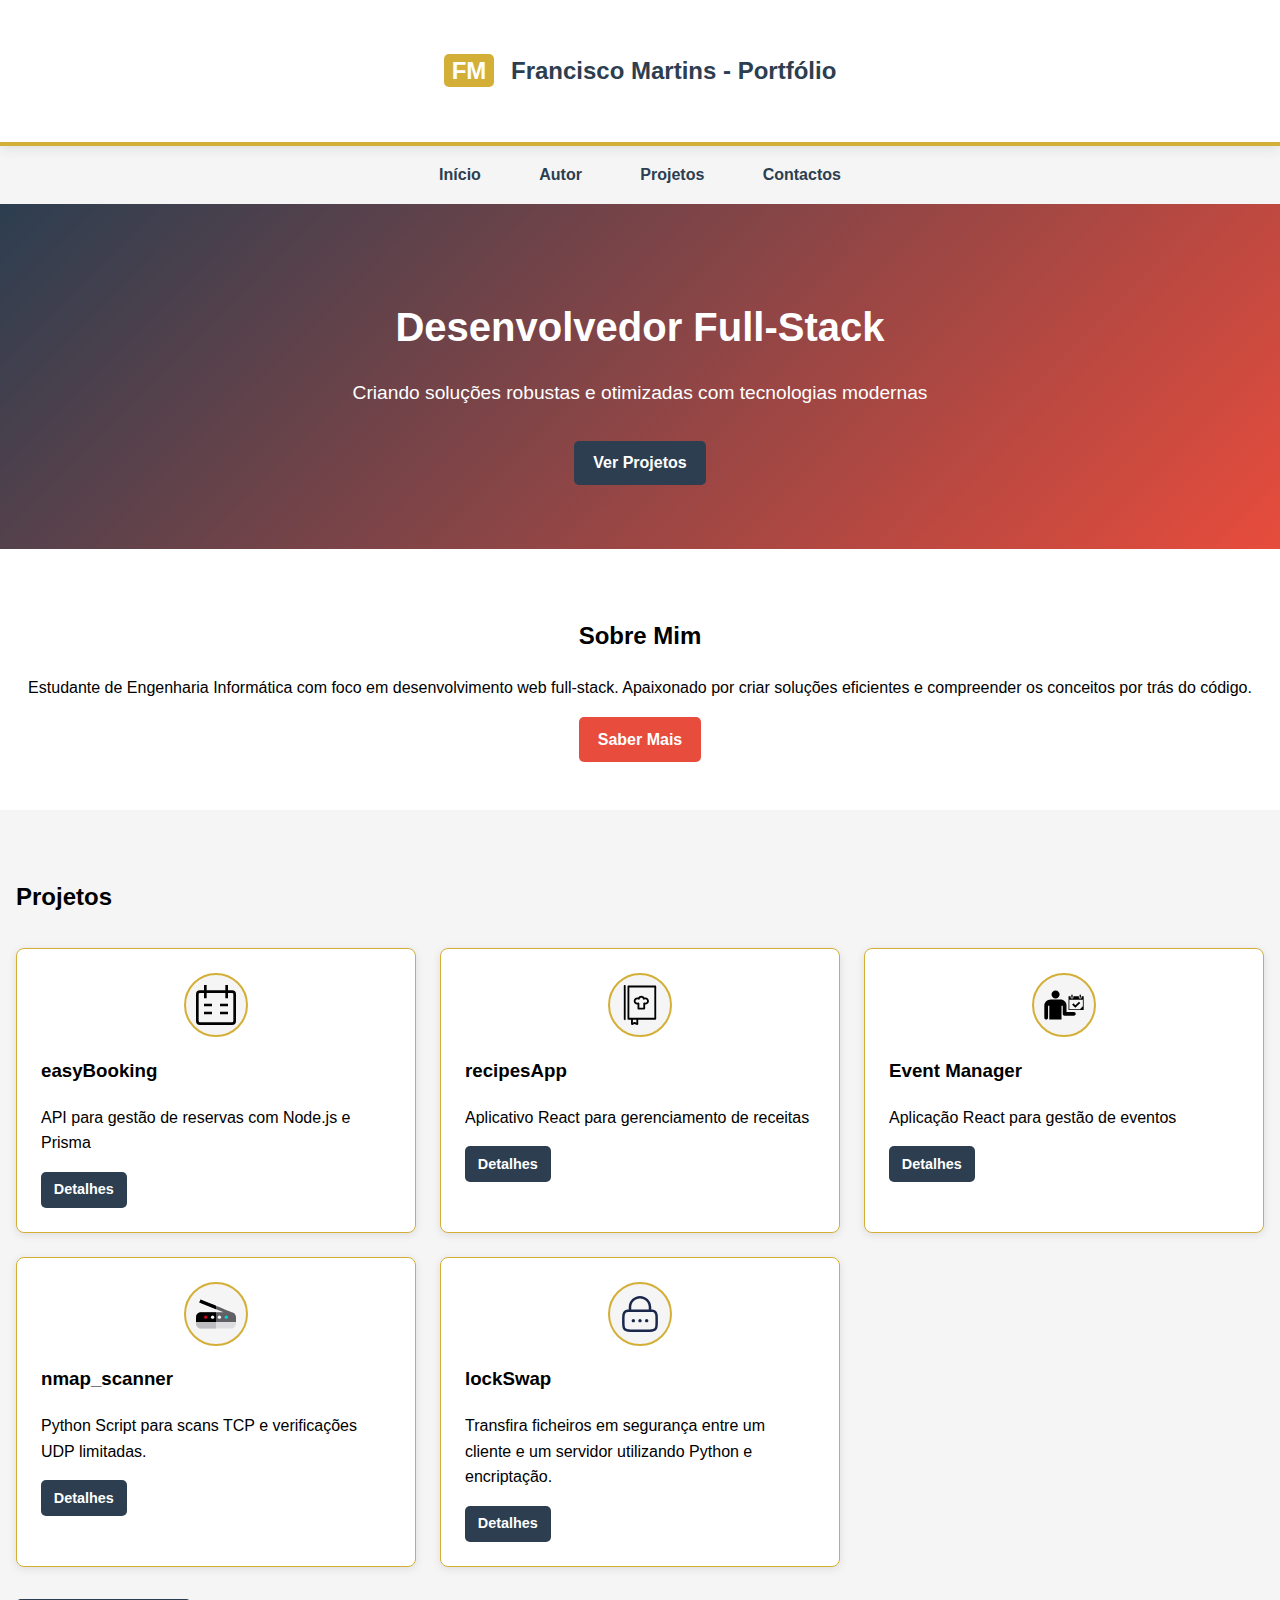
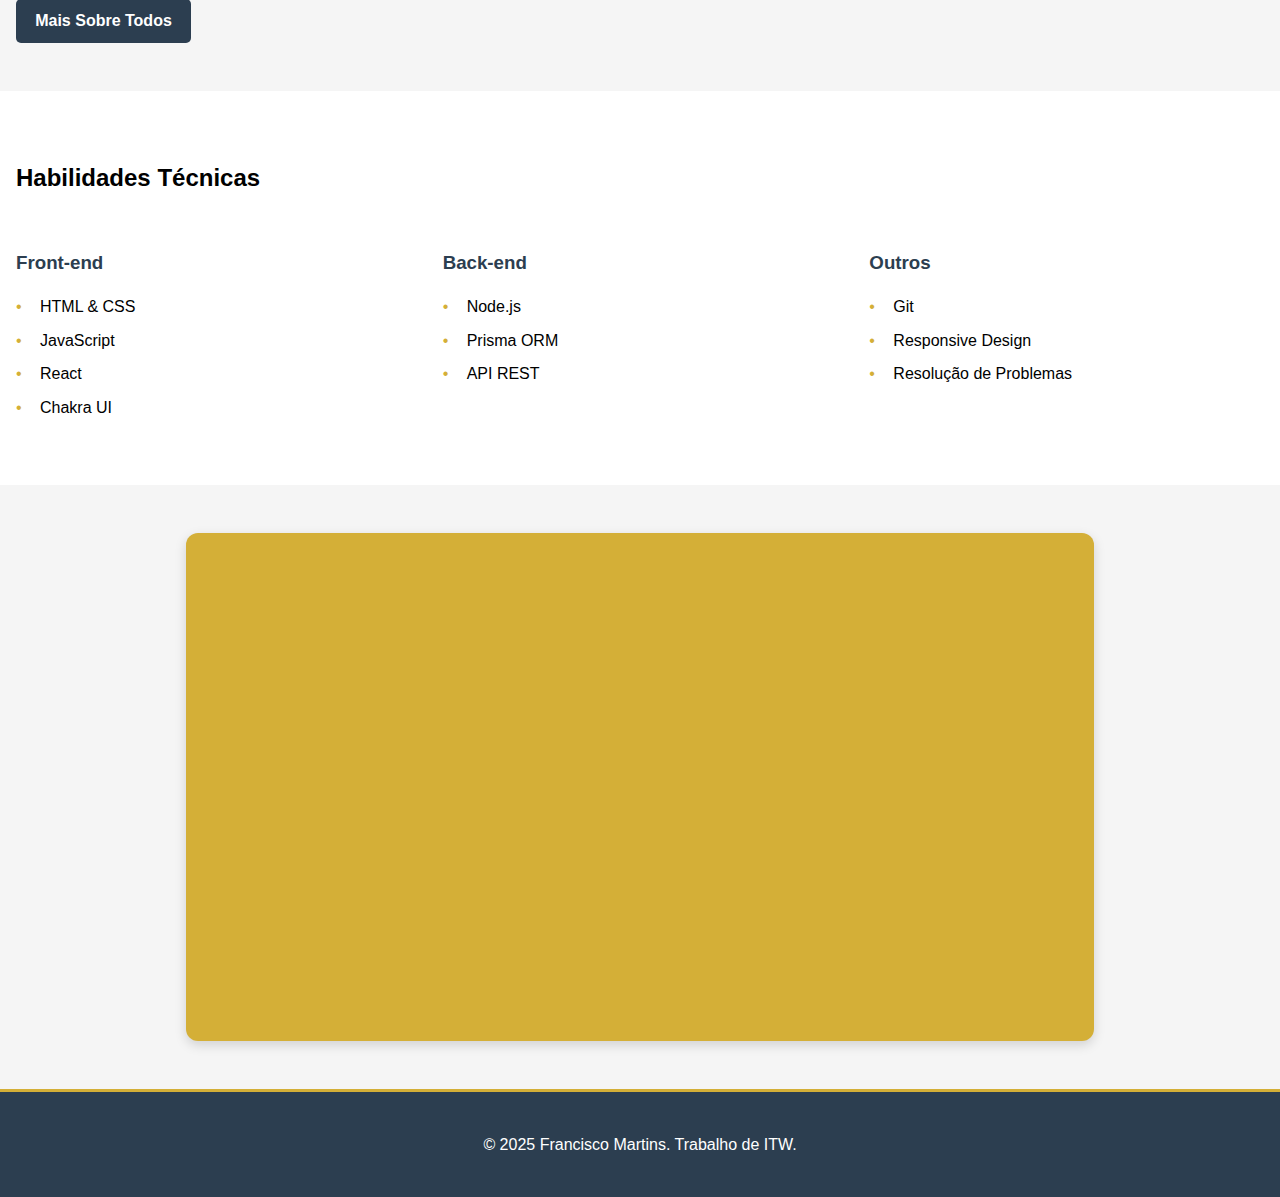
<file: index.html>
<!DOCTYPE html>
<html lang="pt-PT">
<head>
	 <!-- Metadados básicos do documento -->
    <meta charset="UTF-8"> <!-- Define a codificação de caracteres como UTF-8 -->
    <meta name="viewport" content="width=device-width, initial-scale=1.0"> <!-- Configura a viewport para responsividade -->
    <!-- <link rel="stylesheet" href="style2.css"> --> <!-- Link para o arquivo CSS externo -->
    <link rel="stylesheet" href="style.css">
	<title>Francisco Martins - Portfólio</title> <!-- Título da página exibido na aba do navegador -->
</head>
<body>
	<!-- Cabeçalho do site -->
    <div class="cabecalho">
        <h2 class="logo">
			<a href="index.html">
				<span>FM</span> Francisco Martins - Portfólio
			</a>
		</h2>
	</div>
	
	<!-- Menu de navegação principal -->
    <div class="menu">
        <ul>
            <li><a href="index.html" class="menu-link">Início</a></li>
            <li><a href="autor.html" class="menu-link">Autor</a></li>
            <li><a href="itens.html" class="menu-link">Projetos</a></li>
            <li><a href="contactos.html" class="menu-link">Contactos</a></li>
        </ul>
    </div>

    <!-- Banner de Destaque -->
    <div class="banner">
        <div class="banner-conteudo">
            <h1>Desenvolvedor Full-Stack</h1>
            <p>Criando soluções robustas e otimizadas com tecnologias modernas</p>
            <a href="itens.html" class="botao">Ver Projetos</a> <!-- Botão para a página de projetos -->
        </div>
    </div>

    <!-- Sobre Mim Resumido -->
    <div class="sobre-resumo">
        <div class="conteudo">
            <h2>Sobre Mim</h2>
            <p>Estudante de Engenharia Informática com foco em desenvolvimento web full-stack. Apaixonado por criar soluções eficientes e compreender os conceitos por trás do código.</p>
            <a href="autor.html" class="botao secundario">Saber Mais</a> <!-- Botão para página detalhada -->
        </div>
    </div>

    <!-- Destaque de Projetos (resumida) -->
    <div class="destaque-projetos">
        <div class="conteudo">
            <h2>Projetos</h2>
			
            <!-- Grid de cards de projetos -->
			<div class="grid-projetos">
				<!-- Card do Projeto 1: easyBooking -->
				<div class="card-projeto">
					<div class="icone-projeto">
						<svg viewBox="0 0 15 15" class="icone">
							<!-- Ícone SVG para o projeto -->
							<svg fill="none" xmlns="http://www.w3.org/2000/svg"><path d="M3.5 0V5M11.5 0V5M3 7.5H6M12 7.5H9M3 10.5H6M9 10.5H12M1.5 2.5H13.5C14.0523 2.5 14.5 2.94772 14.5 3.5V13.5C14.5 14.0523 14.0523 14.5 13.5 14.5H1.5C0.947716 14.5 0.5 14.0523 0.5 13.5V3.5C0.5 2.94772 0.947715 2.5 1.5 2.5Z" stroke="#000000"></path></svg>
						</svg>
					</div>
					<h3>easyBooking</h3>
					<p>API para gestão de reservas com Node.js e Prisma</p>
					<a href="itens.html#easyBooking" class="botao pequeno">Detalhes</a>
				</div>

				<!-- Card do Projeto 2: recipesApp -->
				<div class="card-projeto">
					<div class="icone-projeto">
						<svg viewBox="0 0 24 24" class="icone">
							<!-- Ícone SVG para o projeto -->
							<svg version="1.1" id="Layer_2" xmlns="http://www.w3.org/2000/svg" xmlns:xlink="http://www.w3.org/1999/xlink" viewBox="0 0 346.229 346.229" xml:space="preserve"><path d="M48.927,8v289.376c0,4.418-3.582,8-8,8c-4.418,0-8-3.582-8-8V8c0-4.418,3.582-8,8-8C45.345,0,48.927,3.582,48.927,8z M313.302,13.248v278.881c0,4.418-3.582,8-8,8H157.681v38.1c0,2.71-1.372,5.236-3.646,6.711c-2.273,1.475-5.139,1.699-7.615,0.594 l-19.782-8.829l-19.799,8.83c-1.041,0.464-2.152,0.694-3.258,0.694c-1.523,0-3.039-0.435-4.355-1.289 c-2.273-1.476-3.645-4.001-3.645-6.711v-38.1H72.9c-4.418,0-8-3.582-8-8V13.248c0-4.418,3.582-8,8-8h232.402 C309.72,5.248,313.302,8.829,313.302,13.248z M141.681,300.128h-30.1v25.773l11.801-5.263c2.074-0.925,4.443-0.926,6.519,0.001 l11.78,5.258V300.128z M297.302,21.248H80.9v262.881h68.782h147.621V21.248z M118.631,138.656c0-17.121,13.929-31.049,31.05-31.049 c2.759,0,5.481,0.363,8.106,1.071c5.423-9.374,15.479-15.388,26.85-15.388c11.161,0,21.324,6.118,26.799,15.402 c2.64-0.717,5.379-1.085,8.156-1.085c17.121,0,31.05,13.929,31.05,31.049c0,17.121-13.929,31.05-31.05,31.05 c-0.649,0-1.295-0.02-1.937-0.059v34.44c0,4.418-3.582,8-8,8h-50.034c-4.418,0-8-3.582-8-8v-34.44 c-0.643,0.04-1.29,0.059-1.94,0.059C132.56,169.706,118.631,155.777,118.631,138.656z M134.631,138.656 c0,8.298,6.751,15.05,15.05,15.05c2.275,0,4.456-0.492,6.483-1.463c2.479-1.188,5.394-1.02,7.72,0.445 c2.326,1.465,3.737,4.021,3.737,6.77v36.63h34.034v-36.63c0-2.749,1.412-5.305,3.738-6.77c2.326-1.464,5.242-1.632,7.72-0.444 c2.025,0.971,4.205,1.463,6.479,1.463c8.299,0,15.05-6.751,15.05-15.05s-6.751-15.049-15.05-15.049 c-2.899,0-5.712,0.825-8.135,2.385c-2.197,1.416-4.946,1.669-7.366,0.677c-2.418-0.991-4.2-3.101-4.772-5.651 c-1.524-6.795-7.699-11.728-14.682-11.728c-6.98,0-13.156,4.933-14.684,11.73c-0.573,2.549-2.355,4.658-4.773,5.648 c-2.418,0.991-5.167,0.738-7.364-0.677c-2.422-1.56-5.235-2.385-8.135-2.385C141.382,123.606,134.631,130.357,134.631,138.656z"></path></svg>
						</svg>
					</div>
					<h3>recipesApp</h3>
					<p>Aplicativo React para gerenciamento de receitas</p>
					<a href="itens.html#recipesApp" class="botao pequeno">Detalhes</a>
				</div>

				<!-- Card do Projeto 3: Event Manager -->
				<div class="card-projeto">
					<div class="icone-projeto">
						<svg viewBox="0 0 24 24" class="icone">
							<!-- Ícone SVG para o projeto -->
							<svg version="1.1" id="Layer_3" xmlns="http://www.w3.org/2000/svg" xmlns:xlink="http://www.w3.org/1999/xlink" viewBox="0 0 256 190" enable-background="new 0 0 256 190" xml:space="preserve"><path d="M48.12,27.903C48.12,13.564,59.592,2,74.023,2c14.339,0,25.903,11.564,25.903,25.903 C99.834,42.335,88.27,53.806,74.023,53.806C59.684,53.806,48.12,42.242,48.12,27.903z M191,139h-47V97c0-20.461-17.881-37-38-37H43 C20.912,60,1.99,79.14,2,98v77c-0.026,8.533,6.001,12.989,12,13c6.014,0.011,12-4.445,12-13v-75h8v88h78v-88h8l0.081,50.37 c-0.053,8.729,5.342,12.446,10.919,12.63h60C207.363,163,207.363,139,191,139z M231.9,27.291c2.322,0,4.214,1.892,4.214,4.214 v13.243c0,2.322-1.892,4.214-4.214,4.214s-4.214-1.892-4.214-4.214V31.505C227.686,29.183,229.578,27.291,231.9,27.291 M240.843,39.502v5.332c0,4.902-4.042,8.943-8.943,8.943c-4.902,0-8.943-4.042-8.943-8.943v-5.332h-34.913v5.332 c0,4.901-4.042,8.943-8.943,8.943c-4.988,0-8.943-4.042-8.943-8.943v-5.332H157v22.186v65.355h97V61.774V39.502H240.843z M248.754,61.774v40.847l-19.262,19.004h-67.246V61.774H248.754L248.754,61.774z M179.1,27.291c2.322,0,4.214,1.892,4.214,4.214 v13.243c0,2.322-1.892,4.214-4.214,4.214c-2.322,0-4.214-1.892-4.214-4.214V31.505C174.886,29.183,176.779,27.291,179.1,27.291 M231.9,27.291c2.322,0,4.214,1.892,4.214,4.214v13.243c0,2.322-1.892,4.214-4.214,4.214s-4.214-1.892-4.214-4.214V31.505 C227.686,29.183,229.578,27.291,231.9,27.291 M232.197,81.984l-8.254-8.278l-23.221,23.154l-12.46-12.46l-8.266,8.266l20.713,20.714 L232.197,81.984z"></path></svg>
						</svg>
					</div>
					<h3>Event Manager</h3>
					<p>Aplicação React para gestão de eventos</p>
					<a href="itens.html#event-management-app" class="botao pequeno">Detalhes</a>
				</div>
			
				<!-- Card do Projeto 4: nmap_scanner -->
				<div class="card-projeto">
					<div class="icone-projeto">
						<svg viewBox="0 0 24 24" class="icone">
							<!-- Ícone SVG para o projeto -->
							<svg version="1.1" id="Layer_4" xmlns="http://www.w3.org/2000/svg" xmlns:xlink="http://www.w3.org/1999/xlink" viewBox="0 0 512 512" xml:space="preserve" fill="#000000"><path style="fill:#DEDDE0;" d="M65.038,442.286C29.119,442.286,0,413.167,0,377.249v-77.492c0-35.919,29.119-65.038,65.038-65.038 h381.924c35.922,0,65.038,29.119,65.038,65.038v77.492c0,35.919-29.116,65.038-65.038,65.038H65.038z"></path> <path style="fill:#616064;" d="M470.275,237.794c-9.786-5.239-411.995-168.08-411.995-168.08L42.598,108.15l310.24,126.569H65.038 C29.119,234.719,0,263.838,0,299.757v59.503h512v-59.503c0-13.951-4.107-27.086-11.876-37.469 C495.482,256.082,491.243,249.017,470.275,237.794z"></path> <path d="M256,149.916C155.82,109.205,58.279,69.714,58.279,69.714L42.598,108.15L256,195.21V149.916z"></path> <path style="fill:#BDBCC1;" d="M256,234.719H65.038C29.119,234.719,0,263.838,0,299.757v77.492 c0,35.919,29.119,65.038,65.038,65.038H256V234.719z"></path> <path d="M256,234.719H65.038C29.119,234.719,0,263.838,0,299.757v59.503h256V234.719z"></path> <circle style="fill:#00D7DF;" cx="387.459" cy="296.988" r="20.757"></circle> <g> <circle style="fill:#FFFFFF;" cx="299.824" cy="296.988" r="20.757"></circle> <circle style="fill:#FFFFFF;" cx="212.176" cy="296.988" r="20.757"></circle> </g> <circle style="fill:#D80027;" cx="124.541" cy="296.988" r="20.757"></circle></svg>
						</svg>
					</div>
					<h3>nmap_scanner</h3>
					<p>Python Script para scans TCP e verificações UDP limitadas.</p>
					<a href="itens.html#nmap_scanner" class="botao pequeno">Detalhes</a>
				</div>
				
				<!-- Card do Projeto 5: lockSwap -->
				<div class="card-projeto">
					<div class="icone-projeto">
						<svg viewBox="0 0 24 24" class="icone">
							<!-- Ícone SVG para o projeto -->
							<svg fill="none" xmlns="http://www.w3.org/2000/svg"><path d="M9 16C9 16.5523 8.55229 17 8 17C7.44772 17 7 16.5523 7 16C7 15.4477 7.44772 15 8 15C8.55229 15 9 15.4477 9 16Z" fill="#1C274C"></path> <path d="M13 16C13 16.5523 12.5523 17 12 17C11.4477 17 11 16.5523 11 16C11 15.4477 11.4477 15 12 15C12.5523 15 13 15.4477 13 16Z" fill="#1C274C"></path> <path d="M16 17C16.5523 17 17 16.5523 17 16C17 15.4477 16.5523 15 16 15C15.4477 15 15 15.4477 15 16C15 16.5523 15.4477 17 16 17Z" fill="#1C274C"></path> <path fill-rule="evenodd" clip-rule="evenodd" d="M5.25 8V9.30277C5.02317 9.31872 4.80938 9.33948 4.60825 9.36652C3.70814 9.48754 2.95027 9.74643 2.34835 10.3483C1.74643 10.9503 1.48754 11.7081 1.36652 12.6082C1.24996 13.4752 1.24998 14.5775 1.25 15.9451V16.0549C1.24998 17.4225 1.24996 18.5248 1.36652 19.3918C1.48754 20.2919 1.74643 21.0497 2.34835 21.6516C2.95027 22.2536 3.70814 22.5125 4.60825 22.6335C5.47522 22.75 6.57754 22.75 7.94513 22.75H16.0549C17.4225 22.75 18.5248 22.75 19.3918 22.6335C20.2919 22.5125 21.0497 22.2536 21.6517 21.6516C22.2536 21.0497 22.5125 20.2919 22.6335 19.3918C22.75 18.5248 22.75 17.4225 22.75 16.0549V15.9451C22.75 14.5775 22.75 13.4752 22.6335 12.6082C22.5125 11.7081 22.2536 10.9503 21.6517 10.3483C21.0497 9.74643 20.2919 9.48754 19.3918 9.36652C19.1906 9.33948 18.9768 9.31872 18.75 9.30277V8C18.75 4.27208 15.7279 1.25 12 1.25C8.27208 1.25 5.25 4.27208 5.25 8ZM12 2.75C9.10051 2.75 6.75 5.10051 6.75 8V9.25344C7.12349 9.24999 7.52152 9.24999 7.94499 9.25H16.0549C16.4783 9.24999 16.8765 9.24999 17.25 9.25344V8C17.25 5.10051 14.8995 2.75 12 2.75ZM4.80812 10.8531C4.07435 10.9518 3.68577 11.1322 3.40901 11.409C3.13225 11.6858 2.9518 12.0743 2.85315 12.8081C2.75159 13.5635 2.75 14.5646 2.75 16C2.75 17.4354 2.75159 18.4365 2.85315 19.1919C2.9518 19.9257 3.13225 20.3142 3.40901 20.591C3.68577 20.8678 4.07435 21.0482 4.80812 21.1469C5.56347 21.2484 6.56459 21.25 8 21.25H16C17.4354 21.25 18.4365 21.2484 19.1919 21.1469C19.9257 21.0482 20.3142 20.8678 20.591 20.591C20.8678 20.3142 21.0482 19.9257 21.1469 19.1919C21.2484 18.4365 21.25 17.4354 21.25 16C21.25 14.5646 21.2484 13.5635 21.1469 12.8081C21.0482 12.0743 20.8678 11.6858 20.591 11.409C20.3142 11.1322 19.9257 10.9518 19.1919 10.8531C18.4365 10.7516 17.4354 10.75 16 10.75H8C6.56459 10.75 5.56347 10.7516 4.80812 10.8531Z" fill="#1C274C"></path></svg>
						</svg>
					</div>
					<h3>lockSwap</h3>
					<p>Transfira ficheiros em segurança entre um cliente e um servidor utilizando Python e encriptação.</p>
					<a href="itens.html#lockSwap" class="botao pequeno">Detalhes</a>
				</div>
			</div>
			
			<!-- Botão para ver todos os projetos -->
            <div class="ver-todos">
                <a href="itens.html" class="botao">Mais Sobre Todos</a>
            </div>
        </div>
    </div>

    <!-- Seção de habilidades técnicas -->
    <div class="habilidades">
        <div class="conteudo">
            <h2>Habilidades Técnicas</h2>
			
			 <!-- Lista de habilidades agrupadas por categoria -->
            <div class="lista-habilidades">
                <div class="habilidade">
                    <h3>Front-end</h3>
                    <ul>
                        <li>HTML & CSS</li>
                        <li>JavaScript</li>
                        <li>React</li>
                        <li>Chakra UI</li>
                    </ul>
                </div>
                <div class="habilidade">
                    <h3>Back-end</h3>
                    <ul>
                        <li>Node.js</li>
                        <li>Prisma ORM</li>
                        <li>API REST</li>
                    </ul>
                </div>
                <div class="habilidade">
                    <h3>Outros</h3>
                    <ul>
                        <li>Git</li>
                        <li>Responsive Design</li>
                        <li>Resolução de Problemas</li>
                    </ul>
                </div>
            </div>
        </div>
    </div>
	
	<!-- Seção de vídeo incorporado -->
	<div class="video-largo">
			<iframe 
				src="https://www.youtube-nocookie.com/embed/ok-plXXHlWw"
				title="HTML in 100 seconds" 
				loading="lazy"
				allowfullscreen="">
			</iframe>
		</div>
		
	<!-- Rodapé do site -->
    <div class="rodape">
        <p>&copy; 2025 Francisco Martins. Trabalho de ITW.</p>
    </div>
</body>
</html>
</file>
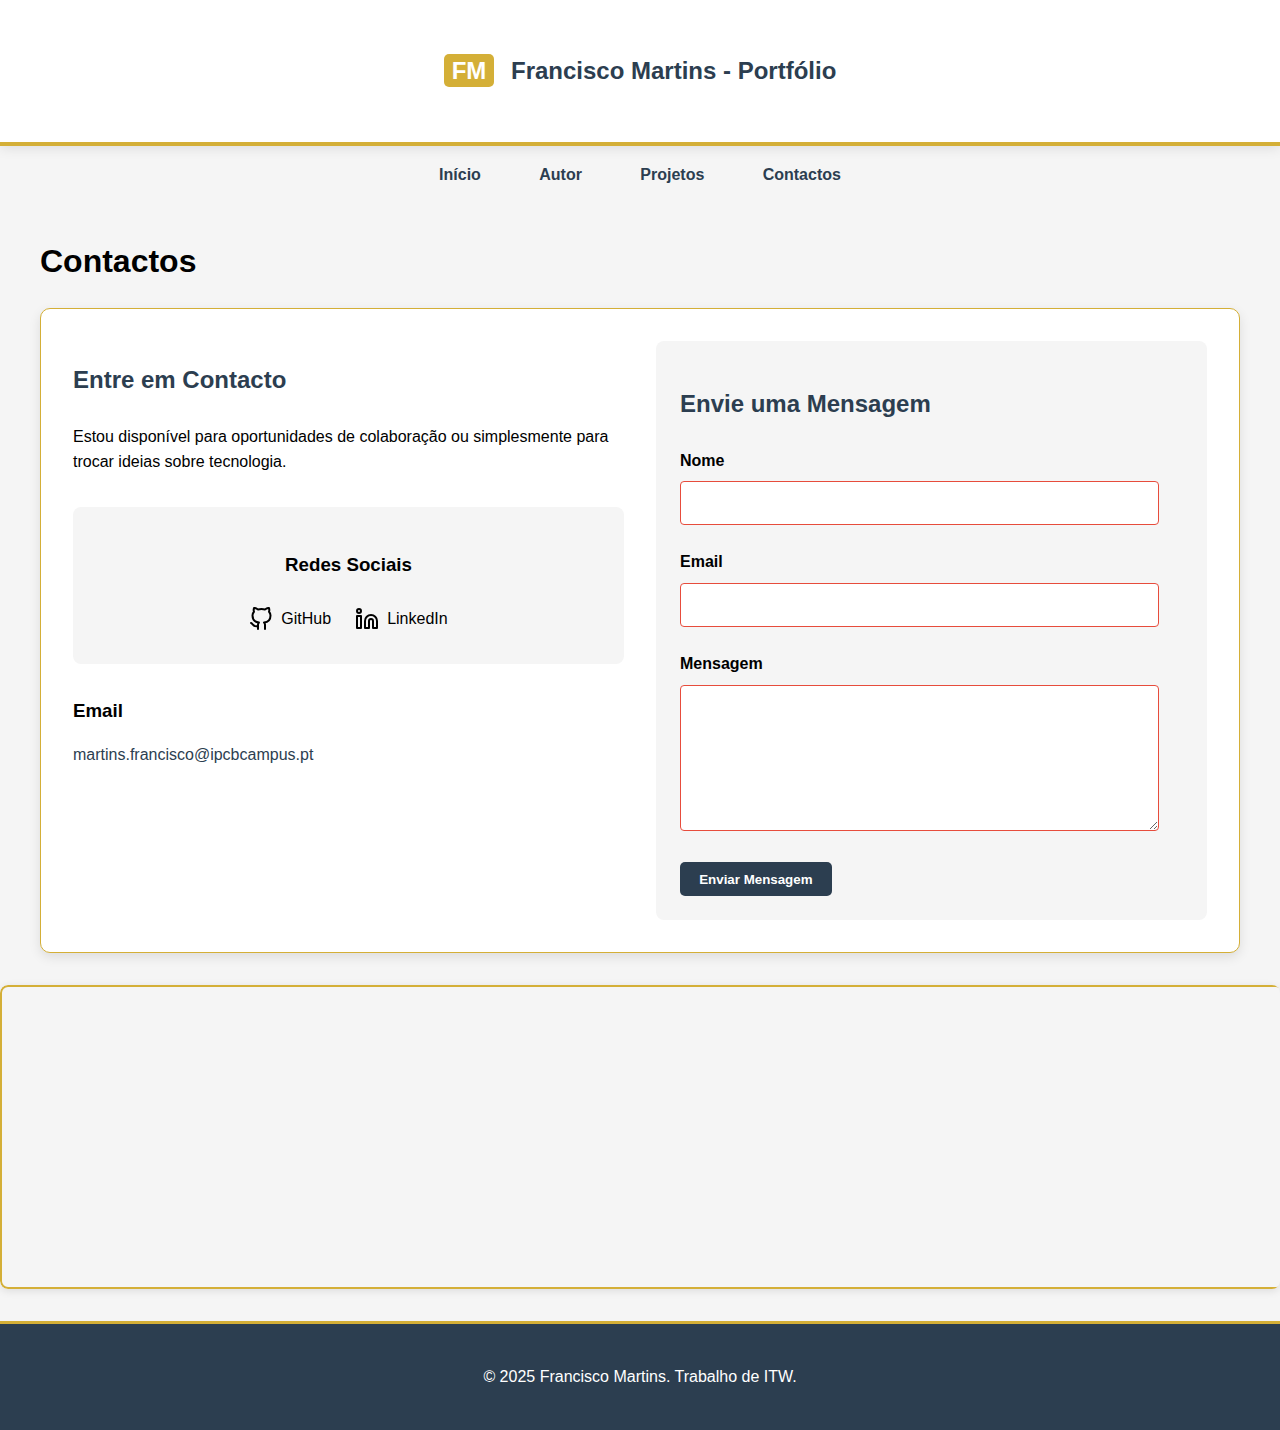
<file: contactos.html>
<!DOCTYPE html>
<html lang="pt">
<head>
	 <!-- Metadados básicos do documento -->
    <meta charset="UTF-8"> <!-- Define a codificação de caracteres como UTF-8 -->
    <meta name="viewport" content="width=device-width, initial-scale=1.0"> <!-- Configura a viewport para responsividade -->
    <!-- <link rel="stylesheet" href="style2.css"> --> <!-- Link para o arquivo CSS externo -->
    <link rel="stylesheet" href="style.css">
	<title>Francisco Martins - Portfólio</title> <!-- Título da página exibido na aba do navegador -->
</head>
<body>
    <div class="cabecalho">
        <h2 class="logo">
			<a href="index.html">
				<span>FM</span> Francisco Martins - Portfólio
			</a>
		</h2>
	</div>
    
	 <!-- Menu de navegação principal (comum a todas as páginas) -->
    <div class="menu">
        <ul>
            <li><a href="index.html" class="menu-link">Início</a></li>
            <li><a href="autor.html" class="menu-link">Autor</a></li>
            <li><a href="itens.html" class="menu-link">Projetos</a></li>
            <li><a href="contactos.html" class="menu-link">Contactos</a></li>
        </ul>
    </div>

	<!-- Conteúdo principal da página de contactos -->
    <div class="conteudo-contactos">
        <h1>Contactos</h1>
        
		<!-- Cartão contendo todas as informações de contacto -->
        <div class="cartao-contacto">
			 <!-- Seção com informações de contacto -->
            <div class="info-contacto">
                <h2>Entre em Contacto</h2>
                <p>Estou disponível para oportunidades de colaboração ou simplesmente para trocar ideias sobre tecnologia.</p>
                
				<!-- Seção de redes sociais -->
                <div class="menu-secundario">
					<h3>Redes Sociais</h3>
                    <div class="icones-menu-secundario">
						<!-- Link para GitHub com ícone SVG -->
						<a href="https://github.com/martinsaf" target="_blank" class="link-rede-social">
							<svg xmlns="http://www.w3.org/2000/svg" width="24" height="24" viewBox="0 0 24 24" fill="none" stroke="currentColor" stroke-width="2" stroke-linecap="round" stroke-linejoin="round">
								<path d="M9 19c-5 1.5-5-2.5-7-3m14 6v-3.87a3.37 3.37 0 0 0-.94-2.61c3.14-.35 6.44-1.54 6.44-7A5.44 5.44 0 0 0 20 4.77 5.07 5.07 0 0 0 19.91 1S18.73.65 16 2.48a13.38 13.38 0 0 0-7 0C6.27.65 5.09 1 5.09 1A5.07 5.07 0 0 0 5 4.77a5.44 5.44 0 0 0-1.5 3.78c0 5.42 3.3 6.61 6.44 7A3.37 3.37 0 0 0 9 18.13V22"></path>
							</svg>
							GitHub
						</a>
							
						<!-- Link para LinkedIn com ícone SVG -->
						<a href="https://www.linkedin.com/in/martinsaf/" target="_blank" class="link-rede-social">
							<svg xmlns="http://www.w3.org/2000/svg" width="24" height="24" viewBox="0 0 24 24" fill="none" stroke="currentColor" stroke-width="2" stroke-linecap="round" stroke-linejoin="round">
								<path d="M16 8a6 6 0 0 1 6 6v7h-4v-7a2 2 0 0 0-2-2 2 2 0 0 0-2 2v7h-4v-7a6 6 0 0 1 6-6z"></path>
								<rect x="2" y="9" width="4" height="12"></rect>
								<circle cx="4" cy="4" r="2"></circle>
							</svg>
							LinkedIn
						</a>
					</div>
                </div>
                
				<!-- Seção de e-mail -->
                <div class="email-contacto">
                    <h3>Email</h3>
                    <p><a href="mailto:martins.francisco@ipcbcampus.pt">martins.francisco@ipcbcampus.pt</a></p>
                </div>
            </div>
            
			<!-- Seção do formulário de contacto -->
            <div class="formulario-contacto">
                <h2>Envie uma Mensagem</h2>
				<!-- Se sem servidor, usar servidor local - python -m http.server 8000 ou python3 -->
                <form action="https://formspree.io/f/xrbqypra" method="POST"> <!-- Formulário usando Formspree para processamento -->
                    <!-- Campo para o nome -->
					<div class="campo-formulario">
                        <label for="nome">Nome</label>
                        <input type="text" id="nome" name="nome" required minlength="3">
                    </div>
                    
					 <!-- Campo para o e-mail -->
                    <div class="campo-formulario">
                        <label for="email">Email</label>
                        <input type="email" id="email" name="email" required>
                    </div>
                    
					<!-- Campo para a mensagem -->
                    <div class="campo-formulario">
                        <label for="mensagem">Mensagem</label>
                        <textarea id="mensagem" name="mensagem" rows="5" required minlength="10"></textarea>
                    </div>
                    <!-- Botão de submissão -->
                    <button type="submit" class="botao">Enviar Mensagem</button>
                </form>
			
            </div>
        </div>
    </div>

	<!-- Seção do mapa incorporado -->
	<div class="mapa">
		<iframe 
			src="https://www.google.com/maps/embed?pb=!3m2!1spt-PT!2spt!4v1747235851476!5m2!1spt-PT!2spt!6m8!1m7!1smFNWk2_EOk5k8Q9N699OPg!2m2!1d39.81965920954299!2d-7.511883930388694!3f211.94756846931816!4f-5.878513368181501!5f0.4000000000000002"
			title="Localização da ESTCB - Escola Superior de Tecnologia de Castelo Branco (IPCB) - Vista do portão de entrada principal"
			allowfullscreen="" 
			loading="lazy"> 
		</iframe>
		<!-- Atributo loading="lazy" para carregamento otimizado -->
	</div>
	
	<!-- Rodapé do site (comum a todas as páginas) -->
    <div class="rodape">
        <p>&copy; 2025 Francisco Martins. Trabalho de ITW.</p>
    </div>
</body>
</html>
</file>
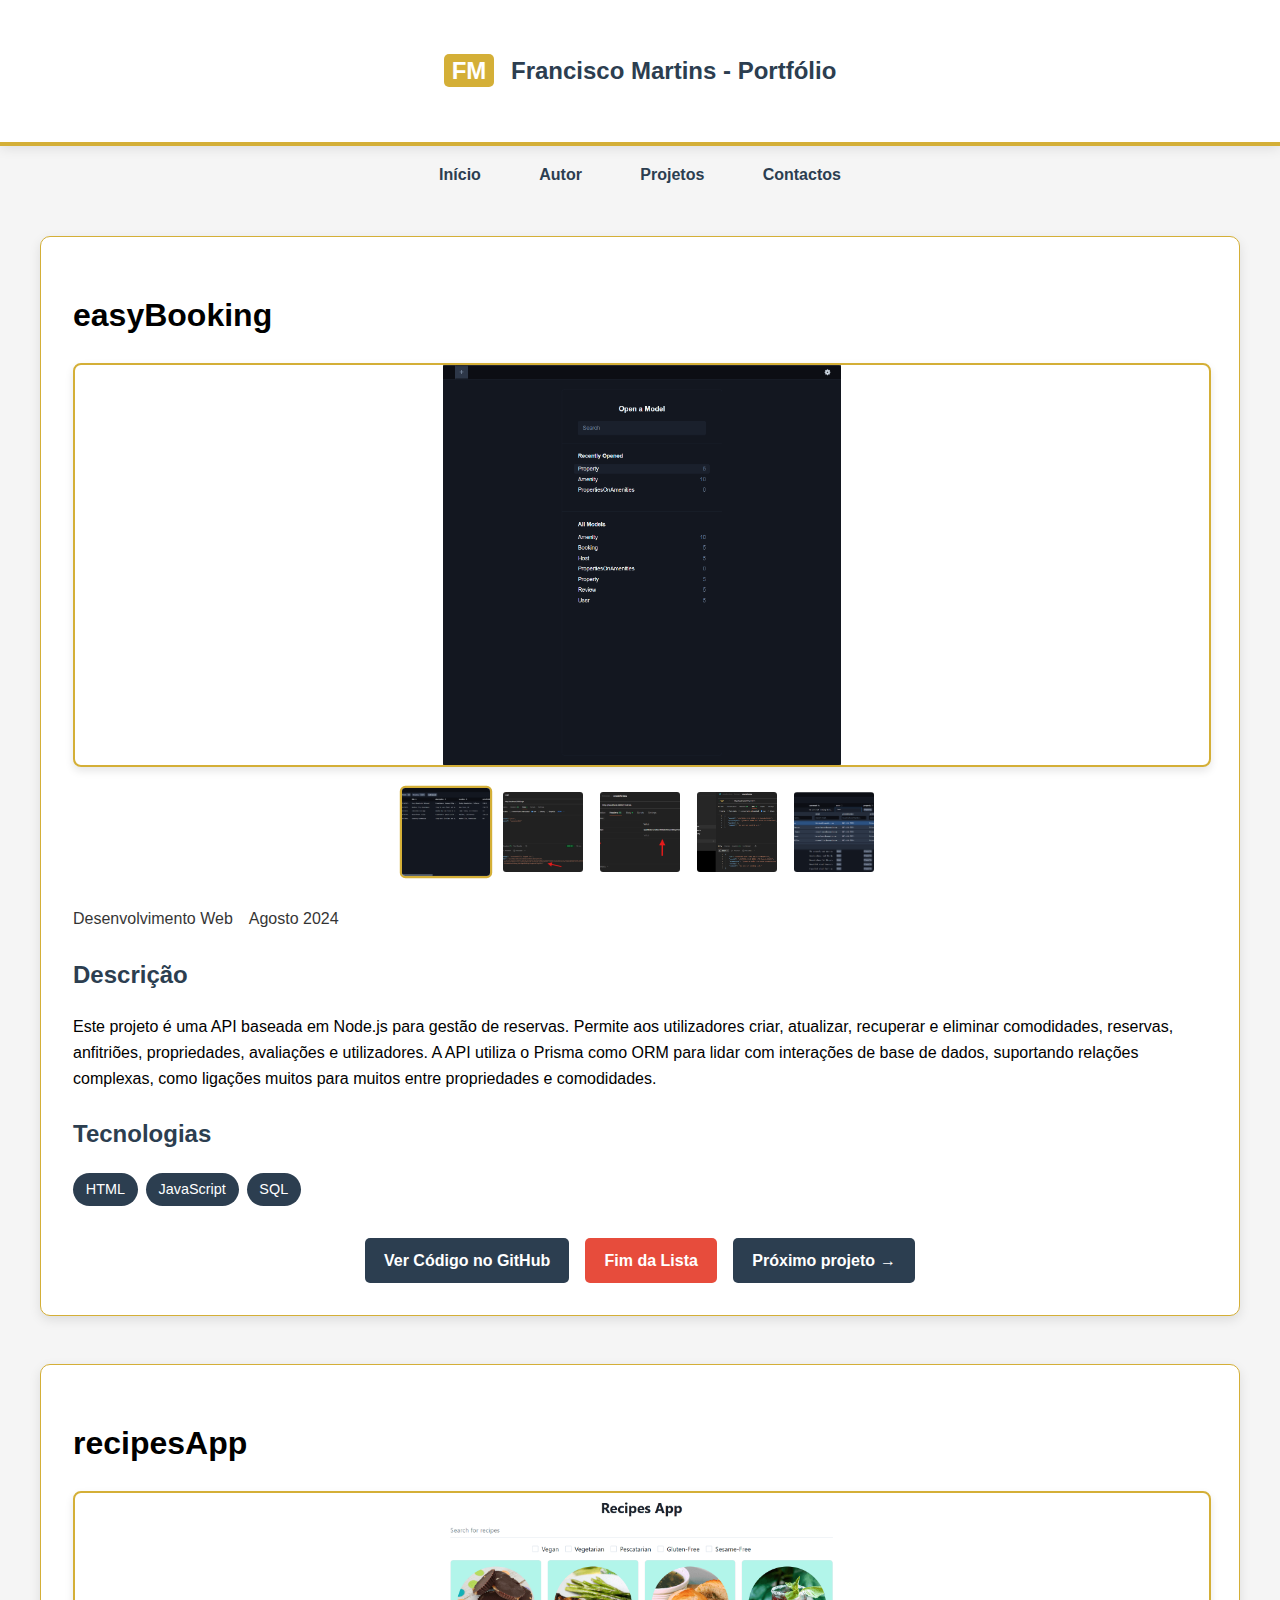
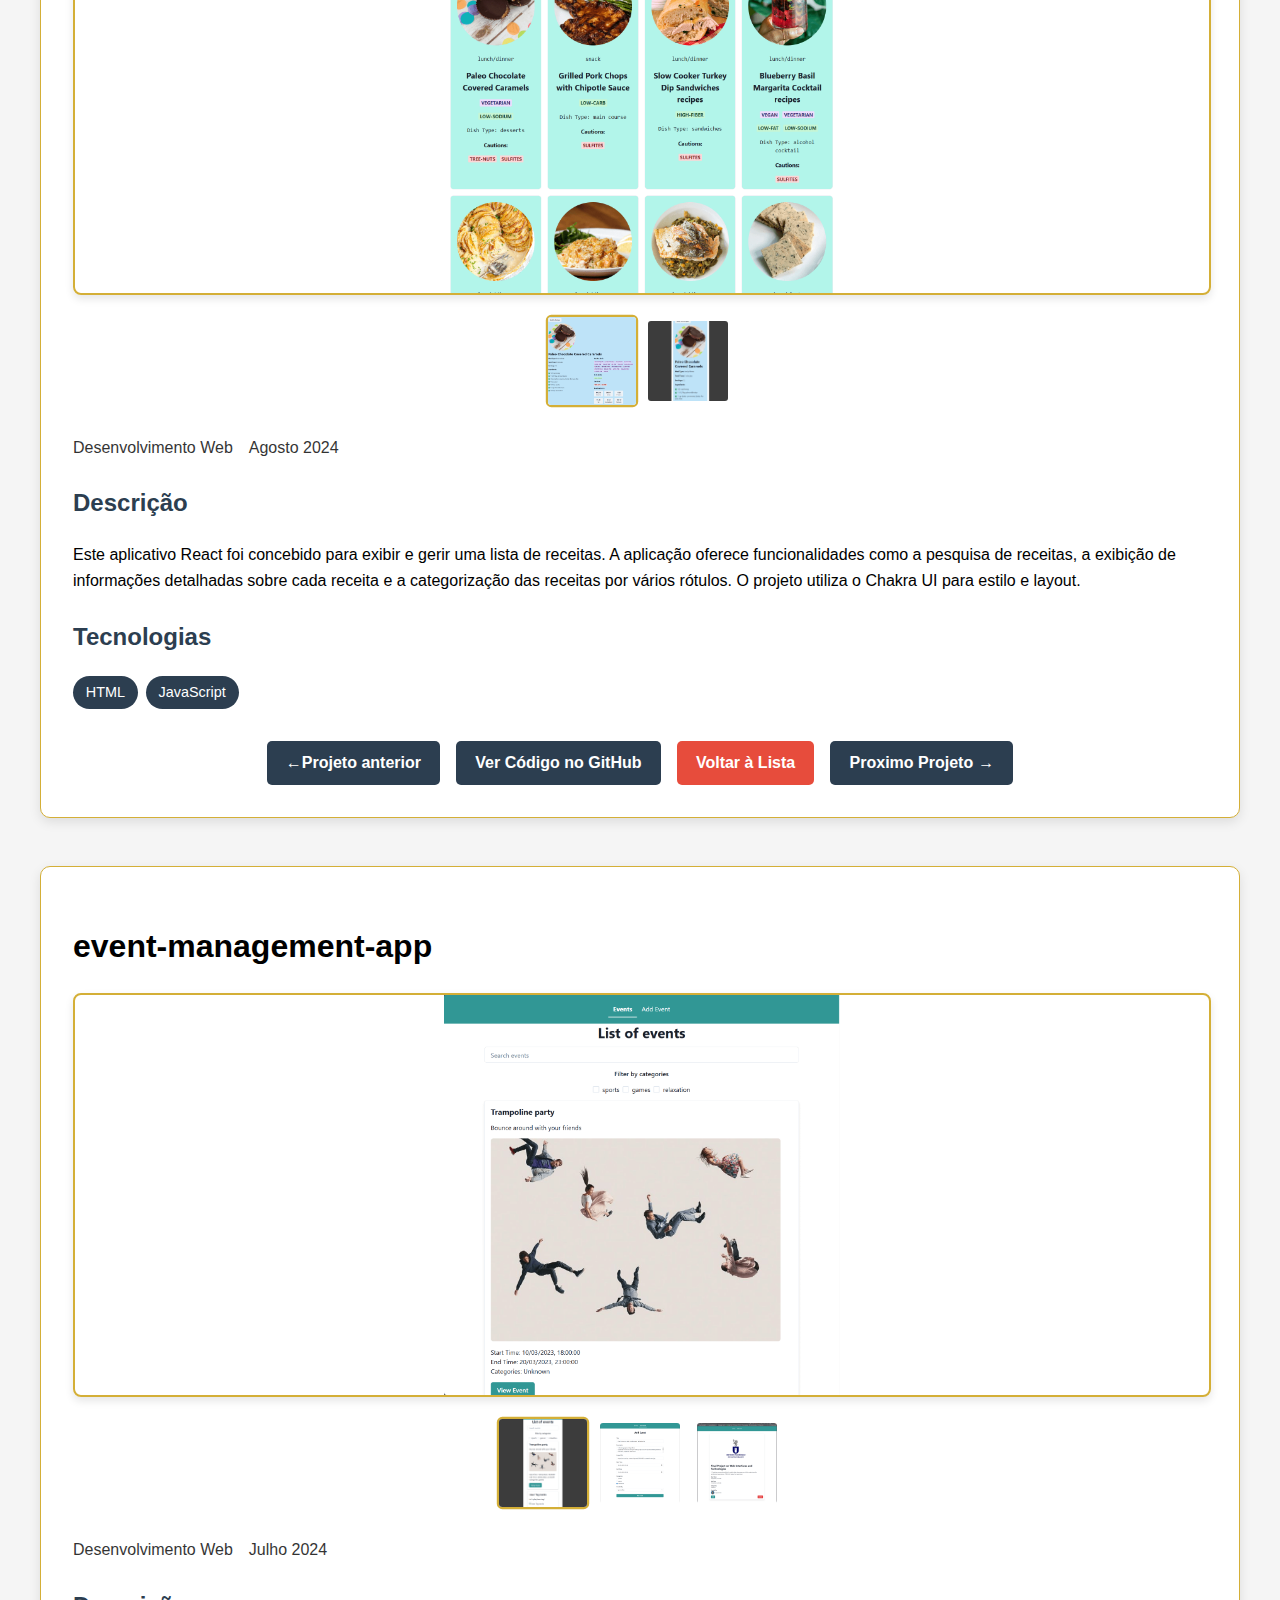
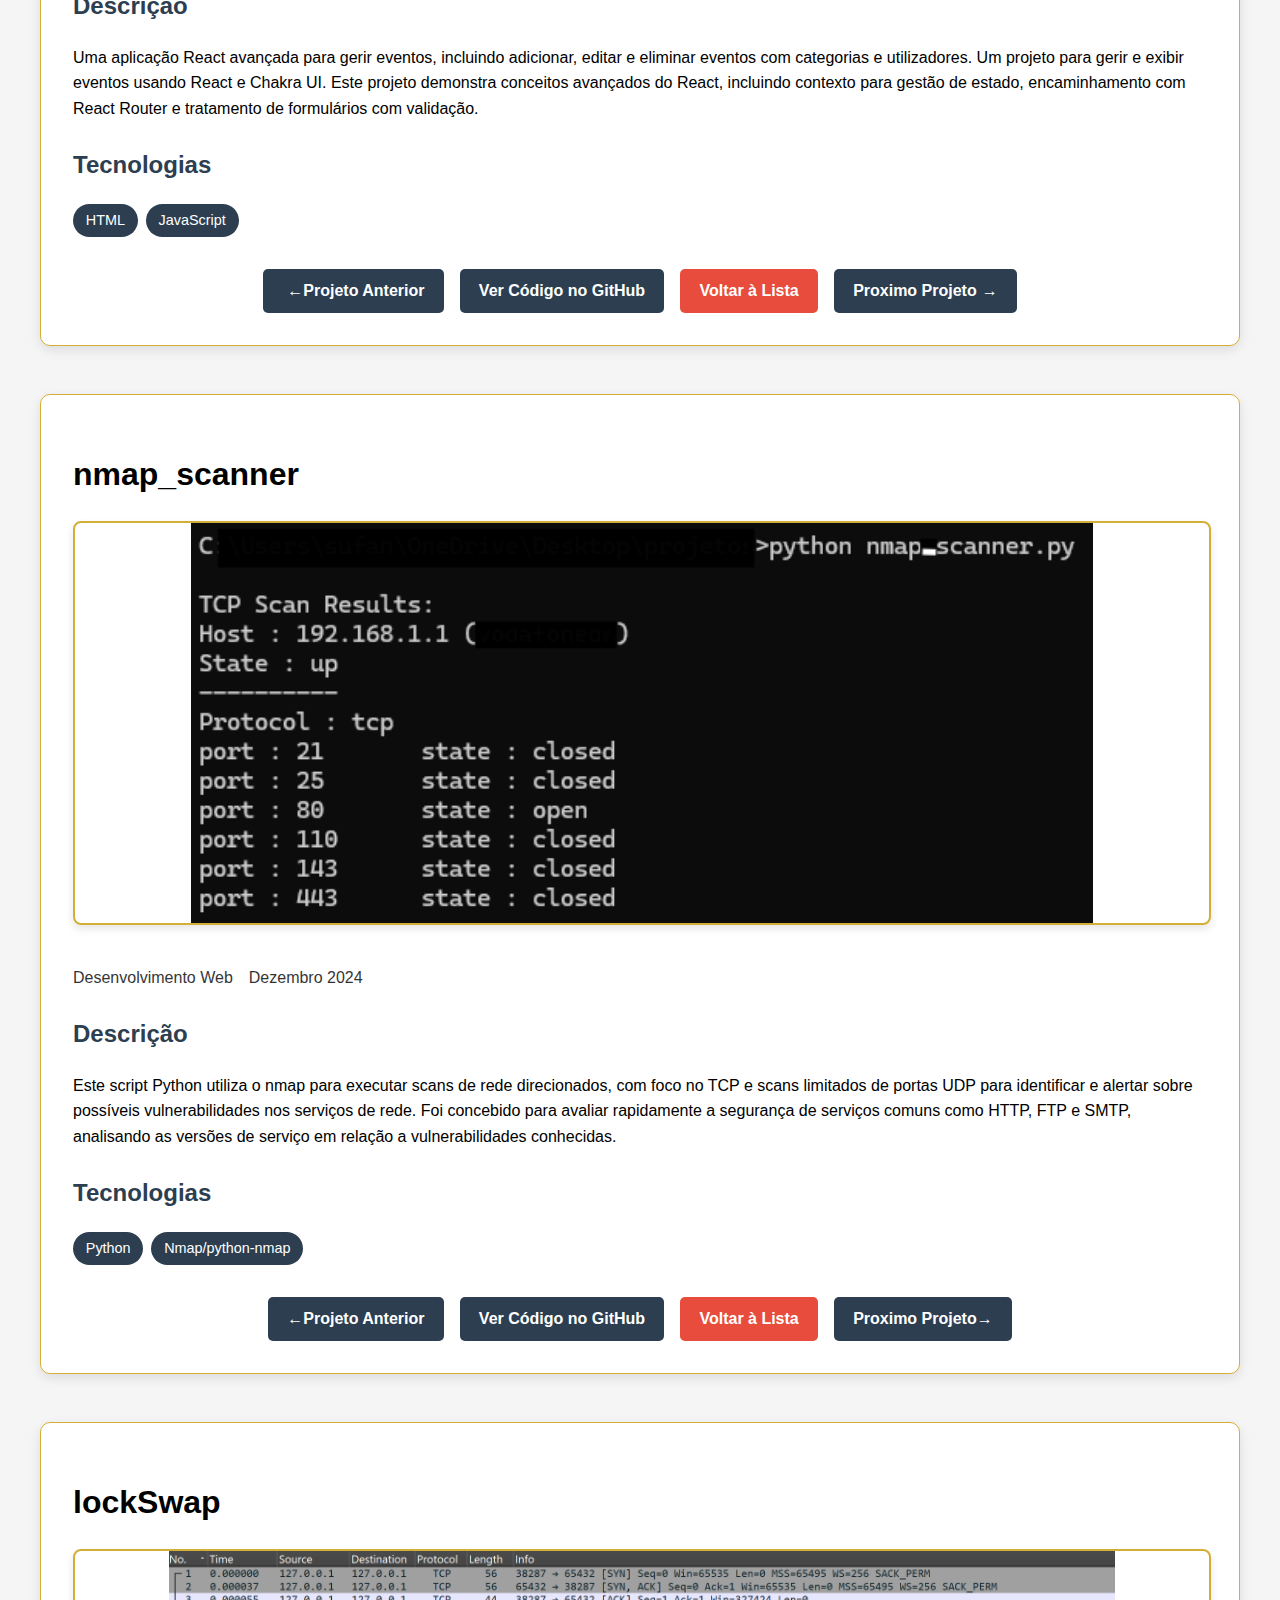
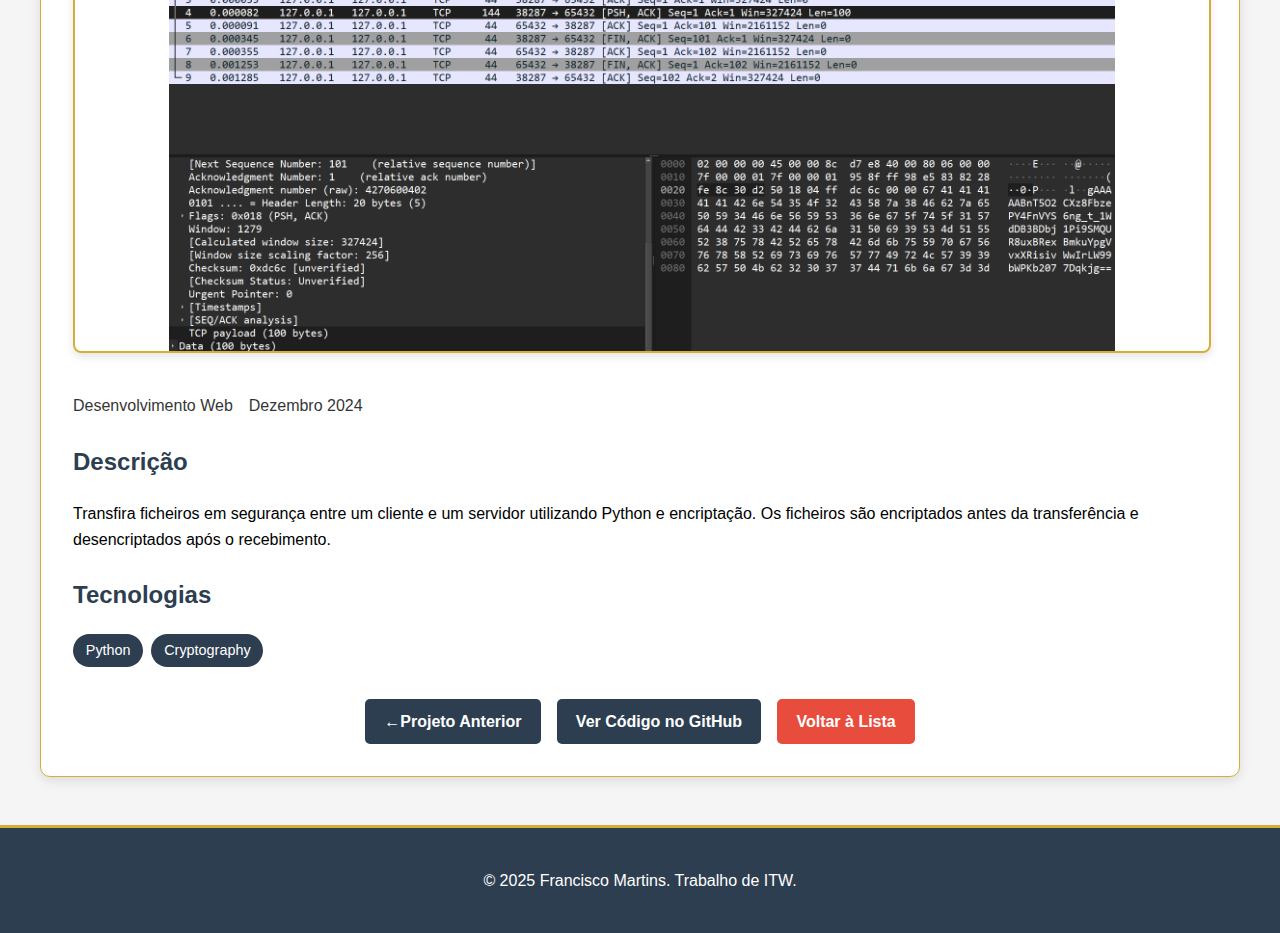
<file: itens.html>
<!DOCTYPE html>
<html lang="pt">
	<head>
		<!-- Metadados básicos do documento -->
		<meta charset="UTF-8"> <!-- Define a codificação de caracteres como UTF-8 -->
		<meta name="viewport" content="width=device-width, initial-scale=1.0"> <!-- Configura a viewport para responsividade -->
		<!-- <link rel="stylesheet" href="style2.css"> --> <!-- Link para o arquivo CSS externo -->
		<link rel="stylesheet" href="style.css">
		<title>Francisco Martins - Portfólio</title> <!-- Título da página exibido na aba do navegador -->
	</head>

	<body>
		<!-- Cabeçalho do site (comum a todas as páginas) -->
		<div class="cabecalho">
			<h2 class="logo">
				<a href="index.html">
					<span>FM</span> Francisco Martins - Portfólio
				</a>
			</h2>
		</div>
    
		<!-- Menu de navegação principal (comum a todas as páginas) -->
		<div class="menu">
			<ul>
				<li><a href="index.html" class="menu-link">Início</a></li>
				<li><a href="autor.html" class="menu-link">Autor</a></li>
				<li><a href="itens.html" class="menu-link">Projetos</a></li>
				<li><a href="contactos.html" class="menu-link">Contactos</a></li>
			</ul>
		</div>
		
		<!-- Conteúdo principal da página de detalhes dos projetos -->
		<div class="conteudo-detalhes">
		
			<!-- Artigo do Projeto 1: easyBooking -->
			<article class="detalhes-item" id="easyBooking">
				<h1>easyBooking</h1>
				
				<!-- Galeria de imagens do projeto -->
				<div class="galeria-projeto">
					<!-- Imagem principal (clicável para lightbox) -->
					<div class="imagem-destaque">
						<a href="#img1">
							<img src="imgs/easyBooking/easyBooking-prisma-studio.png" alt="Interface do easyBooking com prisma studio." loading="lazy">
						</a>
					</div>
					
					<!-- Miniaturas para navegação na galeria -->
					<div class="miniaturas">
						<a href="#img2" class="miniatura ativa">
							<img src="imgs/easyBooking/prisma-studio-properties.png" alt="Interface das propriedades no prisma studio." loading="lazy">
						</a>
						<a href="#img3" class="miniatura">
							<img src="imgs/easyBooking/easyBooking-token.png" alt="JWT identificador do utilizador na sessao." loading="lazy">
						</a>
						<a href="#img4" class="miniatura">
							<img src="imgs/easyBooking/easyBooking-authorization.png" alt="Configuracao da autorizacao no Postman para o utilizador." loading="lazy">
						</a>
						<a href="#img5" class="miniatura">
							<img src="imgs/easyBooking/easyBooking-createReview.png" alt="Criacao de uma review do utilizador com sessao iniciada." loading="lazy">
						</a>
						<a href="#img6" class="miniatura">
							<img src="imgs/easyBooking/prisma-studio-check-review.png" alt="Verificacao da review criada no prisma studio." loading="lazy">
						</a>
					</div>
				</div>
				
				<!-- Lightbox para a imagem 1 (só aparece quando ativado via âncora #img1) -->
				<div class="lightbox" id="img1">
					<!-- Botão para fechar o lightbox -->
					<a href="#close" class="fechar-lightbox"></a>
					<div class="lightbox-content">
						<img src="imgs/easyBooking/easyBooking-prisma-studio.png" alt="Interface do easyBooking com prisma studio." class="lightbox-img" loading="lazy">
						<div class="legenda-imagem">Interface no prisma studio.</div>
						<a href="#img2" class="proxima">&#10095;</a> <!-- Botão para próxima imagem -->
					</div>
				</div>


				<!-- Lightbox para a imagem 2 -->
				<div class="lightbox" id="img2">
					<a href="#close" class="fechar-lightbox"></a>
					<div class="lightbox-content">
						<img src="imgs/easyBooking/prisma-studio-properties.png" alt="Interface das propriedades no prisma studio." class="lightbox-img" loading="lazy">
						<div class="legenda-imagem">Interface das propriedades no prisma studio.</div>
						<a href="#img1" class="anterior">&#10094;</a>
						<a href="#img3" class="proxima">&#10095;</a>
					</div>
				</div>
				
				<!-- Lightbox para a imagem 3 -->
				<div class="lightbox" id="img3">
					<a href="#close" class="fechar-lightbox"></a>
					<div class="lightbox-content">
						<img src="imgs/easyBooking/easyBooking-token.png" alt="JWT identificador do utilizador na sessao." class="lightbox-img" loading="lazy">
						<div class="legenda-imagem">JWT identificador do utilizador na sessao.</div>
						<a href="#img2" class="anterior">&#10094;</a>
						<a href="#img4" class="proxima">&#10095;</a>
					</div>
				</div>
				
				<!-- Lightbox para a imagem 4 -->
				<div class="lightbox" id="img4">
					<a href="#close" class="fechar-lightbox"></a>
					<div class="lightbox-content">
						<img src="imgs/easyBooking/easyBooking-authorization.png" alt="Configuracao da autorizacao no Postman para o utilizador." class="lightbox-img" loading="lazy">
						<div class="legenda-imagem">Configuracao da autorizacao no Postman para o utilizador.</div>
						<a href="#img3" class="anterior">&#10094;</a>
						<a href="#img5" class="proxima">&#10095;</a>
					</div>
				</div>
				
				<!-- Lightbox para a imagem 5 -->
				<div class="lightbox" id="img5">
					<a href="#close" class="fechar-lightbox"></a>
					<div class="lightbox-content">
						<img src="imgs/easyBooking/easyBooking-createReview.png" alt="Criacao de uma review do utilizador com sessao iniciada." class="lightbox-img" loading="lazy">
						<div class="legenda-imagem">Criacao de uma review do utilizador com sessao iniciada.</div>
						<a href="#img4" class="anterior">&#10094;</a>
						<a href="#img6" class="proxima">&#10095;</a>
					</div>
				</div>
				
				<!-- Lightbox para a imagem 6 -->
				<div class="lightbox" id="img6">
					<a href="#close" class="fechar-lightbox"></a>
					<div class="lightbox-content">
						<img src="imgs/easyBooking/prisma-studio-check-review.png" alt="Verificacao da review criada no prisma studio." class="lightbox-img" loading="lazy">
						<div class="legenda-imagem">Verificacao da review anteriormente criada no prisma studio.</div>
						<a href="#img5" class="anterior">&#10094;</a>
					</div>
				</div>
				
				<!-- Informações detalhadas sobre o projeto -->
				<div class="info-item">
					<!-- Metadados do projeto (categoria e data) -->
					<div class="meta-item">
						<span class="categoria">Desenvolvimento Web</span>
						<span class="data">Agosto 2024</span>
					</div>
					
					<!-- Descrição do projeto -->
					<h2>Descrição</h2>
					<p>Este projeto é uma API baseada em Node.js para gestão de reservas. 
					Permite aos utilizadores criar, atualizar, recuperar e eliminar comodidades, 
					reservas, anfitriões, propriedades, avaliações e utilizadores. A API utiliza 
					o Prisma como ORM para lidar com interações de base de dados, suportando 
					relações complexas, como ligações muitos para muitos entre propriedades e 
					comodidades.</p>
					
					<!-- Lista de tecnologias utilizadas -->
					<h2>Tecnologias</h2>
					<ul class="lista-tecnologias">
						<li>HTML</li>
						<li>JavaScript</li>
						<li>SQL</li>
					</ul>
					
					<!-- Links de ação (navegação e GitHub) -->
					<div class="acoes">
						<a href="https://github.com/martinsaf/easyBooking" target="_blank" class="botao">Ver Código no GitHub</a>
						<a href="#lockSwap" class="botao secundario">Fim da Lista</a>
						<a href="#recipesApp" class="botao">Próximo projeto<span class="seta">→</span></a>
					</div>
				</div>
				
			<!-- Artigo do Projeto 2: recipesApp -->
			</article>
			
			<article class="detalhes-item" id="recipesApp">
				<h1>recipesApp</h1>
				
				<!-- Galeria de imagens do projeto -->
				<div class="galeria-projeto">
					<!-- Imagem principal (clicável) -->
					<div class="imagem-destaque">
						<a href="#img7">
							<img src="imgs/recipesapp/recipesapp-index.png" alt="Imagem do projeto" loading="lazy">
						</a>
					</div>
					
					<!-- Miniaturas -->
					<div class="miniaturas">
						<a href="#img8" class="miniatura ativa">
							<img src="imgs/recipesapp/recipesapp-recipe.png" alt="Interface da receita selecionada." loading="lazy">
						</a>
						
						<a href="#img9" class="miniatura">
							<img src="imgs/recipesapp/recipeapp-responsiveness.png" alt="Responsividade na pagina da receita selecionada.">
						</a>
					</div>
				</div>
				
				<!-- Lightbox para a imagem 7 -->
				<div class="lightbox" id="img7">
					<a href="#close" class="fechar-lightbox"></a>
					<div class="lightbox-content">
						<img src="imgs/recipesapp/recipesapp-index.png" alt="Interface principal." class="lightbox-img" loading="lazy">
						<div class="legenda-imagem">Interface principal.</div>
						<a href="#img8" class="proxima">&#10095;</a>
					</div>
				</div>
				
				<!-- Lightbox para a imagem 8 -->
				<div class="lightbox" id="img8">
					<a href="#close" class="fechar-lightbox"></a>
					<div class="lightbox-content">
						<img src="imgs/recipesapp/recipesapp-recipe.png" alt="Interface da receita selecionada." class="lightbox-img" loading="lazy">
						<div class="legenda-imagem">Interface da receita selecionada.</div>
						<a href="#img7" class="anterior">&#10094;</a>
						<a href="#img9" class="proxima">&#10095;</a>
					</div>
				</div>
				
				<!-- Lightbox para a imagem 9 -->
				<div class="lightbox" id="img9">
					<a href="#close" class="fechar-lightbox"></a>
					<div class="lightbox-content">
						<img src="imgs/recipesapp/recipeapp-responsiveness.png" alt="Responsividade na pagina da receita selecionada." class="lightbox-img" loading="lazy">
						<div class="legenda-imagem">Responsividade na pagina da receita selecionada.</div>
						<a href="#img8" class="anterior">&#10094;</a>
					</div>
				</div>
				
				<!-- Informações detalhadas sobre o projeto -->
				<div class="info-item">
					<div class="meta-item">
						<span class="categoria">Desenvolvimento Web</span>
						<span class="data">Agosto 2024</span>
					</div>
					
					<h2>Descrição</h2>
					<p>Este aplicativo React foi concebido para exibir e gerir uma lista de receitas. 
					A aplicação oferece funcionalidades como a pesquisa de receitas, a exibição de informações 
					detalhadas sobre cada receita e a categorização das receitas por vários rótulos. 
					O projeto utiliza o Chakra UI para estilo e layout.</p>
					
					<h2>Tecnologias</h2>
					<ul class="lista-tecnologias">
						<li>HTML</li>
						<li>JavaScript</li>
					</ul>
					
					<div class="acoes">
						<a href="#easyBooking" class="botao"><span>←</span>Projeto anterior</a>
						<a href="https://github.com/martinsaf/recipesApp" target="_blank" class="botao">Ver Código no GitHub</a>
						<a href="itens.html" class="botao secundario">Voltar à Lista</a>
						<a href="#event-management-app" class="botao">Proximo Projeto<span class="seta">→</span></a>
					</div>
				</div>
			</article>
			
			<!-- Artigo do Projeto 3: event-management-app -->
			<article class="detalhes-item" id="event-management-app">
				<h1>event-management-app</h1>
				
				<!-- Galeria de imagens do projeto -->
				<div class="galeria-projeto">
					<!-- Imagem principal (clicável) -->
					<div class="imagem-destaque">
						<a href="#img10">
							<img src="imgs/eventMan/event-man-index.png" alt="Imagem do projeto" loading="lazy">
						</a>
					</div>
					
					<!-- Miniaturas -->
					<div class="miniaturas">
						<a href="#img11" class="miniatura ativa">
							<img src="imgs/eventMan/event-man-responsiveness.png" alt="Responsividade Interface principal." loading="lazy">
						</a>
						
						<a href="#img12" class="miniatura">
							<img src="imgs/eventMan/event-man-add-event.png" alt="Campos existentes quando adionar um evento." loading="lazy">
						</a>
						
						<a href="#img13" class="miniatura">
							<img src="imgs/eventMan/event-man-event-view.png" alt="Interface do evento criado." loading="lazy">
						</a>
					</div>
				</div>
				
				<!-- Lightbox para a imagem 10 -->
				<div class="lightbox" id="img10">
					<a href="#close" class="fechar-lightbox"></a>
					<div class="lightbox-content">
						<img src="imgs/eventMan/event-man-index.png" alt="Interface principal." class="lightbox-img" loading="lazy">
						<div class="legenda-imagem">Interface principal.</div>
						<a href="#img11" class="proxima">&#10095;</a>
					</div>
				</div>
				
				<!-- Lightbox para a imagem 11 -->
				<div class="lightbox" id="img11">
					<a href="#close" class="fechar-lightbox"></a>
					<div class="lightbox-content">
						<img src="imgs/eventMan/event-man-responsiveness.png" alt="Responsividade Interface principal." class="lightbox-img" loading="lazy">
						<div class="legenda-imagem">Responsividade Interface principal.</div>
						<a href="#img10" class="anterior">&#10094;</a>
						<a href="#img12" class="proxima">&#10095;</a>
					</div>
				</div>
				
				<!-- Lightbox para a imagem 12 -->
				<div class="lightbox" id="img12">
					<a href="#close" class="fechar-lightbox"></a>
					<div class="lightbox-content">
						<img src="imgs/eventMan/event-man-add-event.png" alt="Campos existentes quando adionar um evento." class="lightbox-img" loading="lazy">
						<div class="legenda-imagem">Campos existentes quando adionar um evento.</div>
						<a href="#img11" class="anterior">&#10094;</a>
						<a href="#img13" class="proxima">&#10095;</a>
					</div>
				</div>
				
				<!-- Lightbox para a imagem 13 -->
				<div class="lightbox" id="img13">
					<a href="#close" class="fechar-lightbox"></a>
					<div class="lightbox-content">
						<img src="imgs/eventMan/event-man-event-view.png" alt="Interface do evento criado." class="lightbox-img" loading="lazy">
						<div class="legenda-imagem">Interface do evento criado.</div>
							<a href="#img12" class="anterior">&#10094;</a>
					</div>
				</div>
				
				<!-- Informações detalhadas sobre o projeto -->
				<div class="info-item">
					<div class="meta-item">
						<span class="categoria">Desenvolvimento Web</span>
						<span class="data">Julho 2024</span>
					</div>
					
					<h2>Descrição</h2>
					<p>Uma aplicação React avançada para gerir eventos, incluindo adicionar, editar e eliminar eventos 
					com categorias e utilizadores. Um projeto para gerir e exibir eventos usando React e Chakra UI. 
					Este projeto demonstra conceitos avançados do React, incluindo contexto para gestão de estado, 
					encaminhamento com React Router e tratamento de formulários com validação.</p>
					
					<h2>Tecnologias</h2>
					<ul class="lista-tecnologias">
						<li>HTML</li>
						<li>JavaScript</li>
					</ul>
					
					<div class="acoes">
						<a href="#recipesApp" class="botao"><span class="seta">←</span>Projeto Anterior</a>
						<a href="https://github.com/martinsaf/event-management-app" target="_blank" class="botao">Ver Código no GitHub</a>
						<a href="itens.html" class="botao secundario">Voltar à Lista</a>
						<a href="#nmap_scanner" class="botao">Proximo Projeto<span class="seta">→</span></a>
					</div>
				</div>
			</article>
			
			<!-- Artigo do Projeto 4: nmap_scanner -->
			<article class="detalhes-item" id="nmap_scanner">
				<h1>nmap_scanner</h1>
				
				<!-- Galeria de imagens do projeto -->
				<div class="galeria-projeto">
					<!-- Imagem principal (clicável) -->
					<div class="imagem-destaque">
						<a href="#img14">
							<img src="imgs/nmap_scanner/scanner-preview.png" alt="Pré-visualização do resultado da utilização do programa" loading="lazy">
						</a>
					</div>
				</div>
				
				<!-- Lightbox para a imagem 14 -->
				<div class="lightbox" id="img14">
					<a href="#close" class="fechar-lightbox"></a>
					<div class="lightbox-content">
						<img src="imgs/nmap_scanner/scanner-preview.png" alt="Pré-visualização do resultado da utilização do programa." class="lightbox-img" loading="lazy">
						<div class="legenda-imagem">Pré-visualização do resultado da utilização do programa.</div>
					</div>
				</div>
				
				<!-- Informações detalhadas sobre o projeto -->
				<div class="info-item">
					<div class="meta-item">
						<span class="categoria">Desenvolvimento Web</span>
						<span class="data">Dezembro 2024</span>
					</div>
					
					<h2>Descrição</h2>
					<p>Este script Python utiliza o nmap para executar scans de rede direcionados, 
					com foco no TCP e scans limitados de portas UDP para identificar e alertar sobre possíveis 
					vulnerabilidades nos serviços de rede. Foi concebido para avaliar rapidamente a segurança de 
					serviços comuns como HTTP, FTP e SMTP, analisando as versões de serviço em relação a 
					vulnerabilidades conhecidas.</p>
					
					<h2>Tecnologias</h2>
					<ul class="lista-tecnologias">
						<li>Python</li>
						<li>Nmap/python-nmap</li>
					</ul>
					
					<div class="acoes">
						<a href="#event-management-app" class="botao"><span>←</span>Projeto Anterior</a>
						<a href="https://github.com/martinsaf/nmap_scanner" target="_blank" class="botao">Ver Código no GitHub</a>
						<a href="itens.html" class="botao secundario">Voltar à Lista</a>
						<a href="#lockSwap" class="botao">Proximo Projeto<span>→</span></a>
					</div>
				</div>
			</article>
			
			<!-- Artigo do Projeto 5: lockSwap -->
			<article class="detalhes-item" id="lockSwap">
				<h1>lockSwap</h1>
				
				<!-- Galeria de imagens do projeto -->
				<div class="galeria-projeto">
					<!-- Imagem principal (clicável) -->
					<div class="imagem-destaque">
						<a href="#img15">
							<img src="imgs/lockSwap/packets-change.png" alt="Pré-visualização da transferencia de ficheiros no Wireshark." loading="lazy">
						</a>
					</div>
				</div>
				
				<!-- Lightbox para a imagem 15 -->
				<div class="lightbox" id="img15">
					<a href="#close" class="fechar-lightbox"></a>
					<div class="lightbox-content">
						<img src="imgs/lockSwap/packets-change.png" alt="Pré-visualização da transferencia de ficheiros no Wireshark." class="lightbox-img" loading="lazy">
						<div class="legenda-imagem">Pré-visualização da transferencia de ficheiros no Wireshark.</div>
					</div>
				</div>
				
				<!-- Informações detalhadas sobre o projeto -->
				<div class="info-item">
					<div class="meta-item">
						<span class="categoria">Desenvolvimento Web</span>
						<span class="data">Dezembro 2024</span>
					</div>
					
					<h2>Descrição</h2>
					<p>Transfira ficheiros em segurança entre um cliente e um servidor utilizando Python e 
					encriptação. Os ficheiros são encriptados antes da transferência e desencriptados após o 
					recebimento.</p>
					
					<h2>Tecnologias</h2>
					<ul class="lista-tecnologias">
						<li>Python</li>
						<li>Cryptography</li>
					</ul>
					
					<div class="acoes">
						<a href="#nmap_scanner" class="botao"><span>←</span>Projeto Anterior</a>
						<a href="https://github.com/martinsaf/lockSwap" target="_blank" class="botao">Ver Código no GitHub</a>
						<a href="itens.html" class="botao secundario">Voltar à Lista</a>
					</div>
				</div>
			</article>
		</div>
		
		<!-- Rodapé do site (comum a todas as páginas) -->
			 <div class="rodape">
				<p>&copy; 2025 Francisco Martins. Trabalho de ITW.</p>
			</div>
	</body>
</html>
</file>
<file: style2.css>
/* ==================== VARIÁVEIS & RESET ==================== */
:root {
    --cor-fundo: #F5F5F5;
    --cor-texto: #000000;
    --cor-dourado: #d4af37;
    --cor-azul: #2C3E50;
    --cor-vermelho: #E74C3C;
    --cor-branco: #ffffff;
    --cor-sombra: rgba(0, 0, 0, 0.1);
}

body {
    font-family: 'Segoe UI', Tahoma, Geneva, Verdana, sans-serif;
    background-color: var(--cor-fundo);
    color: var(--cor-texto);
    line-height: 1.6;
    margin: 0;
    padding: 0;
}

a {
    text-decoration: none;
    color: inherit;
    transition: all 0.3s ease;
}

html {
    scroll-behavior: smooth;
}

/* ==================== COMPONENTES GLOBAIS ==================== */
/* ----- Cabeçalho ----- */
.cabecalho {
    background-color: var(--cor-branco);
    color: var(--cor-texto);
    padding: 2rem 1rem;
    text-align: center;
    box-shadow: 0 2px 12px var(--cor-sombra);
    border-bottom: 4px solid var(--cor-dourado);
    position: relative;
    z-index: 10;
    max-width: 1200px;
    margin: 0 auto;
}

.logo span {
    font-weight: bold;
    background-color: var(--cor-dourado);
    color: white;
    padding: 0.2rem 0.5rem;
    border-radius: 5px;
    margin-right: 10px;
}
/* aplica hover apenas ao link */
.logo a {
    color: var(--cor-azul);
    text-decoration: none;
    transition: color 0.3s ease, letter-spacing 0.3s ease;
}

.logo a:hover {
    color: var(--cor-vermelho);
    letter-spacing: 1.5px;
}

.logo span {
    font-weight: bold;
    background-color: var(--cor-dourado);
    color: white;
    padding: 0.2rem 0.5rem;
    border-radius: 5px;
    margin-right: 10px;
}


.cabecalho :hover {
    color: var(--cor-vermelho);
    letter-spacing: 1.5px;
}


/* ----- Navegação ----- */
.menu ul {
    list-style-type: none;
    padding: 1rem;
    margin: 0;
    display: flex;
    justify-content: center;
    flex-wrap: wrap;
    gap: 1rem;
}

.menu ul li a {
    color: var(--cor-azul);
    font-weight: 600;
    padding: 0.8rem 1.2rem;
    border-radius: 7px;
    border: 2px solid transparent;
    transition: all 0.2s ease;
}

.menu ul li a:hover {
    background-color: var(--cor-azul);
    color: var(--cor-branco);
    transform: translateY(-2px);
    box-shadow: 0 4px 8px rgba(44, 62, 80, 0.2);
}

/* ----- Cartões Base ----- */
.cartao {
    background-color: var(--cor-branco);
    border-radius: 10px;
    box-shadow: 0 4px 12px var(--cor-sombra);
    padding: 2rem;
    margin-bottom: 2rem;
    border: 1px solid var(--cor-dourado);
}

/* ----- Botões ----- */
.botao {
    background-color: var(--cor-azul);
    color: white;
    padding: 0.6rem 1.2rem;
    border-radius: 5px;
    font-weight: 600;
    transition: all 0.3s ease;
    border: none;
    cursor: pointer;
    display: inline-block;
}

.botao.secundario {
    background-color: var(--cor-vermelho);
}

.botao.pequeno {
    padding: 0.4rem 0.8rem;
    font-size: 0.9rem;
}

.botao:hover {
    opacity: 0.9;
    transform: translateY(-2px);
}

/* ----- Rodapé ----- */
.rodape {
    text-align: center;
    padding: 1.5rem;
    background-color: var(--cor-azul);
    color: var(--cor-branco);
    margin-top: 2rem;
    border-top: 3px solid var(--cor-dourado);
}

/* ----- Video ----- */
.video-short {
  max-width: 200px;
  margin: 0 auto;
  padding: 10px 0;
}

.video-short iframe {
  width: 100%;
  height: 355px;
  border-radius: 12px;
  border: 2px solid var(--cor-dourado);
  box-shadow: 0 4px 8px var(--cor-sombra);
}

.video-largo {
	max-width: 900px; /* 100px a mais que o original */
    width: 90%;
    margin: 3rem auto;
    padding: 4px;
    background: var(--cor-dourado);
    border-radius: 12px;
    box-shadow: 0 4px 12px rgba(0,0,0,0.15);
}

.video-largo iframe {
	width: 100%;
    height: 500px; /* Altura aumentada */
    border: none;
    border-radius: 8px;
    display: block;
}

/* Responsividade para mobile */
@media (max-width: 768px) {
    .video-short iframe {
        height: 250px;
    }
	.video-largo {
        width: 95%;
        margin: 2rem auto;
    }
    .video-largo iframe {
        height: 300px;
    }
}
/* ==================== PÁGINA INICIAL (index.html) ==================== */
/* ----- Banner Principal ----- */
.banner {
    background: linear-gradient(135deg, var(--cor-azul), var(--cor-vermelho));
    color: var(--cor-branco);
    padding: 4rem 1rem;
    text-align: center;
}

.banner-conteudo {
    max-width: 800px;
    margin: 0 auto;
}

.banner h1 {
    font-size: 2.5rem;
    margin-bottom: 1rem;
}

.banner p {
    font-size: 1.2rem;
    margin-bottom: 2rem;
}

/* ----- Seção "Mim Resumido" ----- */
.sobre-resumo {
    background-color: var(--cor-branco);
    padding: 3rem 1rem;
    text-align: center;
}

/* ----- Seção de Projetos ----- */
.destaque-projetos {
    padding: 3rem 1rem;
    background-color: var(--cor-fundo);
}

.grid-projetos {
    display: grid;
    grid-template-columns: repeat(auto-fit, minmax(300px, 1fr));
    gap: 1.5rem;
    margin: 2rem 0;
}

.card-projeto {
    background-color: var(--cor-branco);
    border-radius: 8px;
    padding: 1.5rem;
    box-shadow: 0 2px 8px var(--cor-sombra);
    transition: transform 0.3s ease;
    border: 1px solid var(--cor-dourado);
}

.card-projeto:hover {
    transform: translateY(-5px);
}

.icone-projeto {
    width: 60px;
    height: 60px;
    margin: 0 auto 1rem;
    background-color: var(--cor-fundo);
    border-radius: 50%;
    display: flex;
    align-items: center;
    justify-content: center;
    border: 2px solid var(--cor-dourado);
}

.icone-projeto .icone {
    width: 40px;
    height: 40px;
    transition: transform 0.3s ease;
}

.card-projeto:hover .icone {
    transform: scale(1.1);
}

/* ----- Seção de Habilidades ----- */
.habilidades {
    padding: 3rem 1rem;
    background-color: var(--cor-branco);
}

.lista-habilidades {
    display: grid;
    grid-template-columns: repeat(auto-fit, minmax(200px, 1fr));
    gap: 2rem;
    margin-top: 2rem;
}

.habilidade h3 {
    color: var(--cor-azul);
    margin-bottom: 1rem;
}

.habilidade ul {
    list-style: none;
    padding: 0;
}

.habilidade li {
    margin-bottom: 0.5rem;
    padding-left: 1.5rem;
    position: relative;
}

.habilidade li::before {
    content: "•";
    color: var(--cor-dourado);
    position: absolute;
    left: 0;
}



/* ==================== ESTILOS PARA AUTOR.HTML ==================== */
/* ----- Container Principal ----- */
.conteudo-autor {
    max-width: 1200px;
    margin: 2rem auto;
    padding: 0 1rem;
}

/* ----- Cartão do Autor ----- */
.cartao-autor {
    background-color: var(--cor-branco);
    border-radius: 10px;
    box-shadow: 0 4px 12px var(--cor-sombra);
    padding: 2rem;
    margin-bottom: 3rem;
    border: 1px solid var(--cor-dourado);
    display: flex;
    flex-direction: column;
    gap: 1.5rem;
}

/* ----- Foto de Perfil ----- */
.foto-autor {
    display: flex;
    justify-content: center;
    margin-bottom: 1.5rem;
}

.foto-perfil {
    width: 200px;
    height: 200px;
    border-radius: 50%;
    border: 4px solid var(--cor-dourado);
    object-fit: cover;
    box-shadow: 0 4px 8px var(--cor-sombra);
}

/* ----- Informações do Autor ----- */
.info-autor {
    text-align: center;
}

.info-autor h2 {
    color: var(--cor-azul);
    margin-bottom: 1rem;
}

.info-autor ul {
    list-style: none;
    padding: 0;
    margin: 1rem 0;
}

.info-autor li {
    margin: 0.5rem 0;
    line-height: 1.6;
}

/* ----- Biografia ----- */
.bio-autor {
    margin-top: 1.5rem;
    line-height: 1.6;
    text-align: justify;
}

/* ==================== RESPONSIVIDADE ==================== */
@media (min-width: 768px) {
    /* Layout em linha para desktop */
    .cartao-autor {
        flex-direction: row;
        align-items: flex-start;
    }

    .info-autor {
        text-align: left;
        flex: 1;
    }

    .foto-perfil {
        width: 250px;
        height: 250px;
        margin-right: 2rem;
    }
}

@media (max-width: 480px) {
    /* Ajustes para mobile pequeno */
    .foto-perfil {
        width: 150px;
        height: 150px;
    }
}

/* ==================== ESTILOS PARA ITENS.HTML (PROJETOS) ==================== */
/* ----- Container Principal ----- */
.conteudo-detalhes {
    max-width: 1200px;
    margin: 2rem auto;
    padding: 0 1rem;
}

/* ----- Cartão de Detalhes do Projeto ----- */
.detalhes-item {
    background-color: var(--cor-branco);
    border-radius: 10px;
    box-shadow: 0 4px 12px var(--cor-sombra);
    padding: 2rem;
    margin-bottom: 3rem;
    border: 1px solid var(--cor-dourado);
    scroll-margin-top: 20px; /* Espaço para scroll alvo */
}

/* ----- Galeria de Projetos ----- */
.galeria-projeto {
    margin-bottom: 2rem;
}

.imagem-destaque img {
    width: 100%;
    max-height: 400px;
    object-fit: contain;
    border-radius: 8px;
    border: 2px solid var(--cor-dourado);
    box-shadow: 0 4px 8px var(--cor-sombra);
}

.miniaturas {
    display: flex;
    gap: 0.8rem;
    justify-content: center;
    flex-wrap: wrap;
    margin-top: 1rem;
}

.miniatura {
    width: 80px;
    height: 80px;
    cursor: pointer;
    border: 2px solid transparent;
    border-radius: 5px;
    transition: all 0.3s ease;
}

.miniatura img {
    width: 100%;
    height: 100%;
    object-fit: cover;
    border-radius: 3px;
}

.miniatura:hover {
    transform: scale(1.05);
    border-color: var(--cor-azul);
}

.miniatura.ativa {
    border-color: var(--cor-dourado);
    transform: scale(1.1);
}

/* ----- Informações do Projeto ----- */
.info-item h2 {
    color: var(--cor-azul);
    margin-top: 1.5rem;
}

.meta-item {
    display: flex;
    gap: 1rem;
    margin-bottom: 1rem;
    color: var(--cor-texto);
    opacity: 0.8;
}

.lista-tecnologias {
    display: flex;
    gap: 0.5rem;
    flex-wrap: wrap;
    padding: 0;
    list-style: none;
}

.lista-tecnologias li {
    background-color: var(--cor-azul);
    color: white;
    padding: 0.3rem 0.8rem;
    border-radius: 20px;
    font-size: 0.9rem;
}

/* ----- Lightbox ----- */
.lightbox {
    position: fixed;
    top: 0;
    left: 0;
    width: 100%;
    height: 100%;
    background: rgba(0, 0, 0, 0.9);
    z-index: 1000;
    display: none;
    overflow: hidden;
}

.lightbox:target {
    display: block;
}

.lightbox-content {
    position: absolute;
    top: 0;
    left: 0;
    width: 100%;
    height: 100%;
    display: flex;
    justify-content: center;
    align-items: center;
    flex-direction: column;
    padding: 20px;
    box-sizing: border-box;
	padding-bottom: 80px; /* Espaco para a legenda */
}

.lightbox-img {
    max-width: 100%;
    max-height: 50%; /* Limitar a altura para deixar espaco para a legenda */
    object-fit: contain;
    margin: 0 auto;
}

.legenda-imagem {
    color: white;
    text-align: center;
    padding: 10px 0;
    margin-top: 10px;
    font-size: 1rem;
    background-color: rgba(0, 0, 0, 0.7);
    border-radius: 4px;
    max-width: 80%;
    margin-left: auto;
    margin-right: auto;
	z-index: 1002; /* Garantir que fique acima da imagem */
}

.fechar-lightbox {
    position: absolute;
    top: 20px;
    right: 20px;
    color: white;
    font-size: 40px;
    text-decoration: none;
    z-index: 1001;
    background: rgba(0,0,0,0.5);
    width: 50px;
    height: 50px;
    display: flex;
    align-items: center;
    justify-content: center;
    border-radius: 50%;
    transition: all 0.3s ease;
}

.fechar-lightbox:hover {
    background: rgba(0,0,0,0.8);
    transform: scale(1.1);
}

.fechar-lightbox::after {
    content: "×";
}

.anterior, .proxima {
    position: absolute;
    top: 50%;
    transform: translateY(-50%);
    color: white;
    font-size: 40px;
    text-decoration: none;
    padding: 0 20px;
    background: rgba(0,0,0,0.5);
    border-radius: 50%;
    width: 50px;
    height: 50px;
    display: flex;
    align-items: center;
    justify-content: center;
}

.anterior {
    left: 20px;
}

.proxima {
    right: 20px;
}

/* ----- Ações do Projeto ----- */
.acoes {
    display: flex;
    gap: 1rem;
    flex-wrap: wrap;
    margin-top: 2rem;
	justify-content: center; /* Centraliza os botoes quando quebram a linha */
}

.seta {
    margin-left: 5px;
    transition: transform 0.3s;
}

.botao:hover .seta {
    transform: translateX(3px);
}

/* ==================== RESPONSIVIDADE ==================== */
@media (max-width: 768px) {
    .detalhes-item {
        padding: 1.5rem;
    }
    
    .acoes {
        flex-direction: column;
		align-items: center;
        gap: 0.8rem;
    }
    
    .acoes .botao {
        width: 100%; /* Ocupa toda a largura disponível */
        text-align: center;
		padding: 0.5rem;
		box-sizing: border-box; /* Garante que padding não some à width */
	}
}

@media (max-width: 480px) {
    .miniatura {
        width: 60px;
        height: 60px;
    }
    
    .lightbox-img {
        max-height: 60vh;
    }
}
/* ==================== ESTILOS PARA CONTACTOS.HTML ==================== */
/* ----- Container Principal ----- */
.conteudo-contactos {
    max-width: 1200px;
    margin: 2rem auto;
    padding: 0 1rem;
}

/* ----- Cartão de Contacto (Layout Grid) ----- */
.cartao-contacto {
    display: grid;
    gap: 2rem;
    background-color: var(--cor-branco);
    border-radius: 10px;
    box-shadow: 0 4px 12px var(--cor-sombra);
    padding: 2rem;
    border: 1px solid var(--cor-dourado);
}

@media (min-width: 768px) {
    .cartao-contacto {
        grid-template-columns: 1fr 1fr;
    }
}

/* ----- Secção de Informações ----- */
.info-contacto h2 {
    color: var(--cor-azul);
    margin-bottom: 1.5rem;
}

.info-contacto p {
    margin-bottom: 2rem;
    line-height: 1.6;
}

/* ----- Menu Secundário (Redes Sociais) ----- */
.menu-secundario {
    margin: 2rem 0;
    padding: 1.5rem;
    background-color: var(--cor-fundo);
    border-radius: 8px;
    text-align: center;
}

.icones-menu-secundario {
    display: flex;
    justify-content: center;
    gap: 1.5rem;
    margin-top: 1rem;
    flex-wrap: wrap;
}

.link-rede-social {
    display: flex;
    align-items: center;
    gap: 0.5rem;
    color: var(--cor-texto);
    padding: 0.5rem 0;
    transition: all 0.3s ease;
}

.link-rede-social:hover {
    color: var(--cor-vermelho);
}

.link-rede-social svg {
    width: 24px;
    height: 24px;
}

/* ----- Email ----- */
.email-contacto h3 {
    color: var(--cor-texto);
    margin-bottom: 1rem;
}

.email-contacto a {
    color: var(--cor-azul);
    transition: all 0.3s ease;
}

.email-contacto a:hover {
    color: var(--cor-vermelho);
    text-decoration: underline;
}

/* ----- Formulário ----- */
.formulario-contacto {
    background-color: var(--cor-fundo);
    padding: 1.5rem;
    border-radius: 8px;
}

.formulario-contacto h2 {
    color: var(--cor-azul);
    margin-bottom: 1.5rem;
}

.campo-formulario {
    margin-bottom: 1.5rem;
	width: 90%; /* Definir largura do campo */
}

.campo-formulario label {
    display: block;
    margin-bottom: 0.5rem;
    font-weight: 600;
}

.campo-formulario input,
.campo-formulario textarea {
    width: 100%;
    padding: 0.75rem;
    border: 1px solid #ddd;
    border-radius: 4px;
    font-family: inherit;
    font-size: 1rem;
}

.campo-formulario textarea {
    resize: vertical;
    min-height: 120px;
}

/* ----- Mapa ----- */
.mapa {
    margin-top: 2rem;
    border-radius: 8px;
    overflow: hidden;
    box-shadow: 0 2px 8px var(--cor-sombra);
}

/* ----- Validação do Formulário ----- */
input:invalid, textarea:invalid {
    border-color: var(--cor-vermelho);
}

input:valid, textarea:valid {
    border-color: #4CAF50;
}

/* ==================== RESPONSIVIDADE ==================== */
@media (max-width: 768px) {
    .cartao-contacto {
        grid-template-columns: 1fr;
    }
    
    .icones-menu-secundario {
        flex-direction: column;
        align-items: center;
        gap: 1rem;
    }
}
</file>
<file: style.css>
/* ==================== VARIÁVEIS & RESET ==================== */
:root {
    --cor-fundo: #F5F5F5;
    --cor-texto: #000000;
    --cor-dourado: #d4af37;
    --cor-azul: #2C3E50;
    --cor-vermelho: #E74C3C;
    --cor-branco: #ffffff;
    --cor-sombra: rgba(0, 0, 0, 0.1);
}

body {
    font-family: 'Segoe UI', Tahoma, Geneva, Verdana, sans-serif;
    background-color: var(--cor-fundo);
    color: var(--cor-texto);
    line-height: 1.6;
    margin: 0;
    padding: 0;
}

a {
    text-decoration: none;
    color: inherit;
    transition: all 0.3s ease;
}

html {
    scroll-behavior: smooth;
}

/* ==================== COMPONENTES GLOBAIS ==================== */
/* ----- Cabeçalho ----- */
.cabecalho {
    background-color: var(--cor-branco);
    color: var(--cor-texto);
    padding: 2rem 1rem;
    text-align: center;
    box-shadow: 0 2px 12px var(--cor-sombra);
    border-bottom: 4px solid var(--cor-dourado);
    position: relative;
    z-index: 10;
    margin: 0 auto;
}

.logo span {
    font-weight: bold;
    background-color: var(--cor-dourado);
    color: white;
    padding: 0.2rem 0.5rem;
    border-radius: 5px;
    margin-right: 10px;
}
/* aplica hover apenas ao link */
.logo a {
    color: var(--cor-azul);
    text-decoration: none;
    transition: color 0.3s ease, letter-spacing 0.3s ease;
}

.logo a:hover {
    color: var(--cor-vermelho);
    letter-spacing: 1.5px;
}

.logo span {
    font-weight: bold;
    background-color: var(--cor-dourado);
    color: white;
    padding: 0.2rem 0.5rem;
    border-radius: 5px;
    margin-right: 10px;
}


.cabecalho :hover {
    color: var(--cor-vermelho);
    letter-spacing: 1.5px;
}


/* ----- Navegação ----- */
.menu ul {
    list-style-type: none;
    padding: 1rem;
    margin: 0;
    display: flex;
    justify-content: center;
    flex-wrap: wrap;
    gap: 1rem;
}

.menu ul li a {
    color: var(--cor-azul);
    font-weight: 600;
    padding: 0.8rem 1.2rem;
    border-radius: 7px;
    border: 2px solid transparent;
    transition: all 0.2s ease;
}

.menu ul li a:hover {
    background-color: var(--cor-azul);
    color: var(--cor-branco);
    transform: translateY(-2px);
    box-shadow: 0 4px 8px rgba(44, 62, 80, 0.2);
}

/* ----- Cartões Base ----- */
.cartao {
    background-color: var(--cor-branco);
    border-radius: 10px;
    box-shadow: 0 4px 12px var(--cor-sombra);
    padding: 2rem;
    margin-bottom: 2rem;
    border: 1px solid var(--cor-dourado);
}

/* ----- Botões ----- */
.botao {
    background-color: var(--cor-azul);
    color: white;
    padding: 0.6rem 1.2rem;
    border-radius: 5px;
    font-weight: 600;
    transition: all 0.3s ease;
    border: none;
    cursor: pointer;
    display: inline-block;
}

.botao.secundario {
    background-color: var(--cor-vermelho);
}

.botao.pequeno {
    padding: 0.4rem 0.8rem;
    font-size: 0.9rem;
}

.botao:hover {
    opacity: 0.9;
    transform: translateY(-2px);
}

/* ----- Rodapé ----- */
.rodape {
    text-align: center;
    padding: 1.5rem;
    background-color: var(--cor-azul);
    color: var(--cor-branco);
    margin-top: 2rem;
    border-top: 3px solid var(--cor-dourado);
}

/* ----- Video ----- */
.video-short {
  max-width: 200px;
  margin: 0 auto;
  padding: 10px 0;
}

.video-short iframe {
  width: 100%;
  height: 355px;
  border-radius: 12px;
  border: 2px solid var(--cor-dourado);
  box-shadow: 0 4px 8px var(--cor-sombra);
}

.video-largo {
	max-width: 900px; /* 100px a mais que o original */
    width: 90%;
    margin: 3rem auto;
    padding: 4px;
    background: var(--cor-dourado);
    border-radius: 12px;
    box-shadow: 0 4px 12px rgba(0,0,0,0.15);
}

.video-largo iframe {
	width: 100%;
    height: 500px; /* Altura aumentada */
    border: none;
    border-radius: 8px;
    display: block;
}

/* Responsividade para mobile */
@media (max-width: 768px) {
    .video-short iframe {
        height: 250px;
    }
	.video-largo {
        width: 95%;
        margin: 2rem auto;
    }
    .video-largo iframe {
        height: 300px;
    }
}
/* ==================== PÁGINA INICIAL (index.html) ==================== */
/* ----- Banner Principal ----- */
.banner {
    background: linear-gradient(135deg, var(--cor-azul), var(--cor-vermelho));
    color: var(--cor-branco);
    padding: 4rem 1rem;
    text-align: center;
}

.banner-conteudo {
    max-width: 800px;
    margin: 0 auto;
}

.banner h1 {
    font-size: 2.5rem;
    margin-bottom: 1rem;
}

.banner p {
    font-size: 1.2rem;
    margin-bottom: 2rem;
}

/* ----- Seção "Mim Resumido" ----- */
.sobre-resumo {
    background-color: var(--cor-branco);
    padding: 3rem 1rem;
    text-align: center;
}

/* ----- Seção de Projetos ----- */
.destaque-projetos {
    padding: 3rem 1rem;
    background-color: var(--cor-fundo);
}

.grid-projetos {
    display: grid;
    grid-template-columns: repeat(auto-fit, minmax(300px, 1fr));
    gap: 1.5rem;
    margin: 2rem 0;
}

.card-projeto {
    background-color: var(--cor-branco);
    border-radius: 8px;
    padding: 1.5rem;
    box-shadow: 0 2px 8px var(--cor-sombra);
    transition: transform 0.3s ease;
    border: 1px solid var(--cor-dourado);
}

.card-projeto:hover {
    transform: translateY(-5px);
}

.icone-projeto {
    width: 60px;
    height: 60px;
    margin: 0 auto 1rem;
    background-color: var(--cor-fundo);
    border-radius: 50%;
    display: flex;
    align-items: center;
    justify-content: center;
    border: 2px solid var(--cor-dourado);
}

.icone-projeto .icone {
    width: 40px;
    height: 40px;
    transition: transform 0.3s ease;
}

.card-projeto:hover .icone {
    transform: scale(1.1);
}

/* ----- Seção de Habilidades ----- */
.habilidades {
    padding: 3rem 1rem;
    background-color: var(--cor-branco);
}

.lista-habilidades {
    display: grid;
    grid-template-columns: repeat(auto-fit, minmax(200px, 1fr));
    gap: 2rem;
    margin-top: 2rem;
}

.habilidade h3 {
    color: var(--cor-azul);
    margin-bottom: 1rem;
}

.habilidade ul {
    list-style: none;
    padding: 0;
}

.habilidade li {
    margin-bottom: 0.5rem;
    padding-left: 1.5rem;
    position: relative;
}

.habilidade li::before {
    content: "•";
    color: var(--cor-dourado);
    position: absolute;
    left: 0;
}



/* ==================== ESTILOS PARA AUTOR.HTML ==================== */
/* ----- Container Principal ----- */
.conteudo-autor {
    max-width: 1200px;
    margin: 2rem auto;
    padding: 0 1rem;
}

/* ----- Cartão do Autor ----- */
.cartao-autor {
    background-color: var(--cor-branco);
    border-radius: 10px;
    box-shadow: 0 4px 12px var(--cor-sombra);
    padding: 2rem;
    margin-bottom: 3rem;
    border: 1px solid var(--cor-dourado);
    display: flex;
    flex-direction: column;
    gap: 1.5rem;
}

/* ----- Foto de Perfil ----- */
.foto-autor {
    display: flex;
    justify-content: center;
    margin-bottom: 1.5rem;
}

.foto-perfil {
    width: 200px;
    height: 200px;
    border-radius: 50%;
    border: 4px solid var(--cor-dourado);
    object-fit: cover;
    box-shadow: 0 4px 8px var(--cor-sombra);
}

/* ----- Informações do Autor ----- */
.info-autor {
    text-align: center;
}

.info-autor h2 {
    color: var(--cor-azul);
    margin-bottom: 1rem;
}

.info-autor ul {
    list-style: none;
    padding: 0;
    margin: 1rem 0;
}

.info-autor li {
    margin: 0.5rem 0;
    line-height: 1.6;
}

/* ----- Biografia ----- */
.bio-autor {
    margin-top: 1.5rem;
    line-height: 1.6;
    text-align: justify;
}

/* ==================== RESPONSIVIDADE ==================== */
@media (min-width: 768px) {
    /* Layout em linha para desktop */
    .cartao-autor {
        flex-direction: row;
        align-items: flex-start;
    }

    .info-autor {
        text-align: left;
        flex: 1;
    }

    .foto-perfil {
        width: 250px;
        height: 250px;
        margin-right: 2rem;
    }
}

@media (max-width: 480px) {
    /* Ajustes para mobile pequeno */
    .foto-perfil {
        width: 150px;
        height: 150px;
    }
}

/* ==================== ESTILOS PARA ITENS.HTML (PROJETOS) ==================== */
/* ----- Container Principal ----- */
.conteudo-detalhes {
    max-width: 1200px;
    margin: 2rem auto;
    padding: 0 1rem;
}

/* ----- Cartão de Detalhes do Projeto ----- */
.detalhes-item {
    background-color: var(--cor-branco);
    border-radius: 10px;
    box-shadow: 0 4px 12px var(--cor-sombra);
    padding: 2rem;
    margin-bottom: 3rem;
    border: 1px solid var(--cor-dourado);
    scroll-margin-top: 20px; /* Espaço para scroll alvo */
}

/* ----- Galeria de Projetos ----- */
.galeria-projeto {
    margin-bottom: 2rem;
}

.imagem-destaque img {
    width: 100%;
    max-height: 400px;
    object-fit: contain;
    border-radius: 8px;
    border: 2px solid var(--cor-dourado);
    box-shadow: 0 4px 8px var(--cor-sombra);
}

.miniaturas {
    display: flex;
    gap: 0.8rem;
    justify-content: center;
    flex-wrap: wrap;
    margin-top: 1rem;
}

.miniatura {
    width: 80px;
    height: 80px;
    cursor: pointer;
    border: 2px solid transparent;
    border-radius: 5px;
    transition: all 0.3s ease;
}

.miniatura img {
    width: 100%;
    height: 100%;
    object-fit: cover;
    border-radius: 3px;
}

.miniatura:hover {
    transform: scale(1.05);
    border-color: var(--cor-azul);
}

.miniatura.ativa {
    border-color: var(--cor-dourado);
    transform: scale(1.1);
}

/* ----- Informações do Projeto ----- */
.info-item h2 {
    color: var(--cor-azul);
    margin-top: 1.5rem;
}

.meta-item {
    display: flex;
    gap: 1rem;
    margin-bottom: 1rem;
    color: var(--cor-texto);
    opacity: 0.8;
}

.lista-tecnologias {
    display: flex;
    gap: 0.5rem;
    flex-wrap: wrap;
    padding: 0;
    list-style: none;
}

.lista-tecnologias li {
    background-color: var(--cor-azul);
    color: white;
    padding: 0.3rem 0.8rem;
    border-radius: 20px;
    font-size: 0.9rem;
}

/* ----- Lightbox ----- */
.lightbox {
    position: fixed;
    top: 0;
    left: 0;
    width: 100%;
    height: 100%;
    background: rgba(0, 0, 0, 0.9);
    z-index: 1000;
    display: none;
    overflow: hidden;
}

.lightbox:target {
    display: block;
}

.lightbox-content {
    position: absolute;
    top: 0;
    left: 0;
    width: 100%;
    height: 100%;
    display: flex;
    justify-content: center;
    align-items: center;
    flex-direction: column;
    padding: 20px;
    box-sizing: border-box;
	padding-bottom: 80px; /* Espaco para a legenda */
}

.lightbox-img {
    max-width: 100%;
    max-height: 50%; /* Limitar a altura para deixar espaco para a legenda */
    object-fit: contain;
    margin: 0 auto;
}

.legenda-imagem {
    color: white;
    text-align: center;
    padding: 10px 0;
    margin-top: 10px;
    font-size: 1rem;
    background-color: rgba(0, 0, 0, 0.7);
    border-radius: 4px;
    max-width: 80%;
    margin-left: auto;
    margin-right: auto;
	z-index: 1002; /* Garantir que fique acima da imagem */
}

.fechar-lightbox {
    position: absolute;
    top: 20px;
    right: 20px;
    color: white;
    font-size: 40px;
    text-decoration: none;
    z-index: 1001;
    background: rgba(0,0,0,0.5);
    width: 50px;
    height: 50px;
    display: flex;
    align-items: center;
    justify-content: center;
    border-radius: 50%;
    transition: all 0.3s ease;
}

.fechar-lightbox:hover {
    background: rgba(0,0,0,0.8);
    transform: scale(1.1);
}

.fechar-lightbox::after {
    content: "×";
}

.anterior, .proxima {
    position: absolute;
    top: 50%;
    transform: translateY(-50%);
    color: white;
    font-size: 40px;
    text-decoration: none;
    padding: 0 20px;
    background: rgba(0,0,0,0.5);
    border-radius: 50%;
    width: 50px;
    height: 50px;
    display: flex;
    align-items: center;
    justify-content: center;
}

.anterior {
    left: 20px;
}

.proxima {
    right: 20px;
}

/* ----- Ações do Projeto ----- */
.acoes {
    display: flex;
    gap: 1rem;
    flex-wrap: wrap;
    margin-top: 2rem;
	justify-content: center; /* Centraliza os botoes quando quebram a linha */
}

.seta {
    margin-left: 5px;
    transition: transform 0.3s;
}

.botao:hover .seta {
    transform: translateX(3px);
}

/* ==================== RESPONSIVIDADE ==================== */
@media (max-width: 768px) {
    .detalhes-item {
        padding: 1.5rem;
    }
    
    .acoes {
        flex-direction: column;
		align-items: center;
        gap: 0.8rem;
    }
    
    .acoes .botao {
        width: 100%; /* Ocupa toda a largura disponível */
        text-align: center;
		padding: 0.5rem;
		box-sizing: border-box; /* Garante que padding não some à width */
	}
}

@media (max-width: 480px) {
    .miniatura {
        width: 60px;
        height: 60px;
    }
    
    .lightbox-img {
        max-height: 60vh;
    }
}
/* ==================== ESTILOS PARA CONTACTOS.HTML ==================== */
/* ----- Container Principal ----- */
.conteudo-contactos {
    max-width: 1200px;
    margin: 2rem auto;
    padding: 0 1rem;
}

/* ----- Cartão de Contacto (Layout Grid) ----- */
.cartao-contacto {
    display: grid;
    gap: 2rem;
    background-color: var(--cor-branco);
    border-radius: 10px;
    box-shadow: 0 4px 12px var(--cor-sombra);
    padding: 2rem;
    border: 1px solid var(--cor-dourado);
}

@media (min-width: 768px) {
    .cartao-contacto {
        grid-template-columns: 1fr 1fr;
    }
}

/* ----- Secção de Informações ----- */
.info-contacto h2 {
    color: var(--cor-azul);
    margin-bottom: 1.5rem;
}

.info-contacto p {
    margin-bottom: 2rem;
    line-height: 1.6;
}

/* ----- Menu Secundário (Redes Sociais) ----- */
.menu-secundario {
    margin: 2rem 0;
    padding: 1.5rem;
    background-color: var(--cor-fundo);
    border-radius: 8px;
    text-align: center;
}

.icones-menu-secundario {
    display: flex;
    justify-content: center;
    gap: 1.5rem;
    margin-top: 1rem;
    flex-wrap: wrap;
}

.link-rede-social {
    display: flex;
    align-items: center;
    gap: 0.5rem;
    color: var(--cor-texto);
    padding: 0.5rem 0;
    transition: all 0.3s ease;
}

.link-rede-social:hover {
    color: var(--cor-vermelho);
}

.link-rede-social svg {
    width: 24px;
    height: 24px;
}

/* ----- Email ----- */
.email-contacto h3 {
    color: var(--cor-texto);
    margin-bottom: 1rem;
}

.email-contacto a {
    color: var(--cor-azul);
    transition: all 0.3s ease;
}

.email-contacto a:hover {
    color: var(--cor-vermelho);
    text-decoration: underline;
}

/* ----- Formulário ----- */
.formulario-contacto {
    background-color: var(--cor-fundo);
    padding: 1.5rem;
    border-radius: 8px;
}

.formulario-contacto h2 {
    color: var(--cor-azul);
    margin-bottom: 1.5rem;
}

.campo-formulario {
    margin-bottom: 1.5rem;
	width: 90%; /* Definir largura do campo */
}

.campo-formulario label {
    display: block;
    margin-bottom: 0.5rem;
    font-weight: 600;
}

.campo-formulario input,
.campo-formulario textarea {
    width: 100%;
    padding: 0.75rem;
    border: 1px solid #ddd;
    border-radius: 4px;
    font-family: inherit;
    font-size: 1rem;
}

.campo-formulario textarea {
    resize: vertical;
    min-height: 120px;
}

/* ----- Mapa ----- */
.mapa {
    margin-top: 2rem;
    border-radius: 8px;
    overflow: hidden;
    box-shadow: 0 2px 8px var(--cor-sombra);
}

.mapa iframe {
	width: 100%;
	height: 300px;
	display: block;
	margin: 0 auto; /* Centraliza o mapa */
	border: 2px solid var(--cor-dourado);
	border-radius: 8px;
	box-shadow: 0 2px 8px var(--cor-sombra);
}

/* ----- Validação do Formulário ----- */
input:invalid, textarea:invalid {
    border-color: var(--cor-vermelho);
}

input:valid, textarea:valid {
    border-color: #4CAF50;
}

/* ==================== RESPONSIVIDADE ==================== */
@media (max-width: 768px) {
    .cartao-contacto {
        grid-template-columns: 1fr;
    }
    
    .icones-menu-secundario {
        flex-direction: column;
        align-items: center;
        gap: 1rem;
    }
}
</file>
